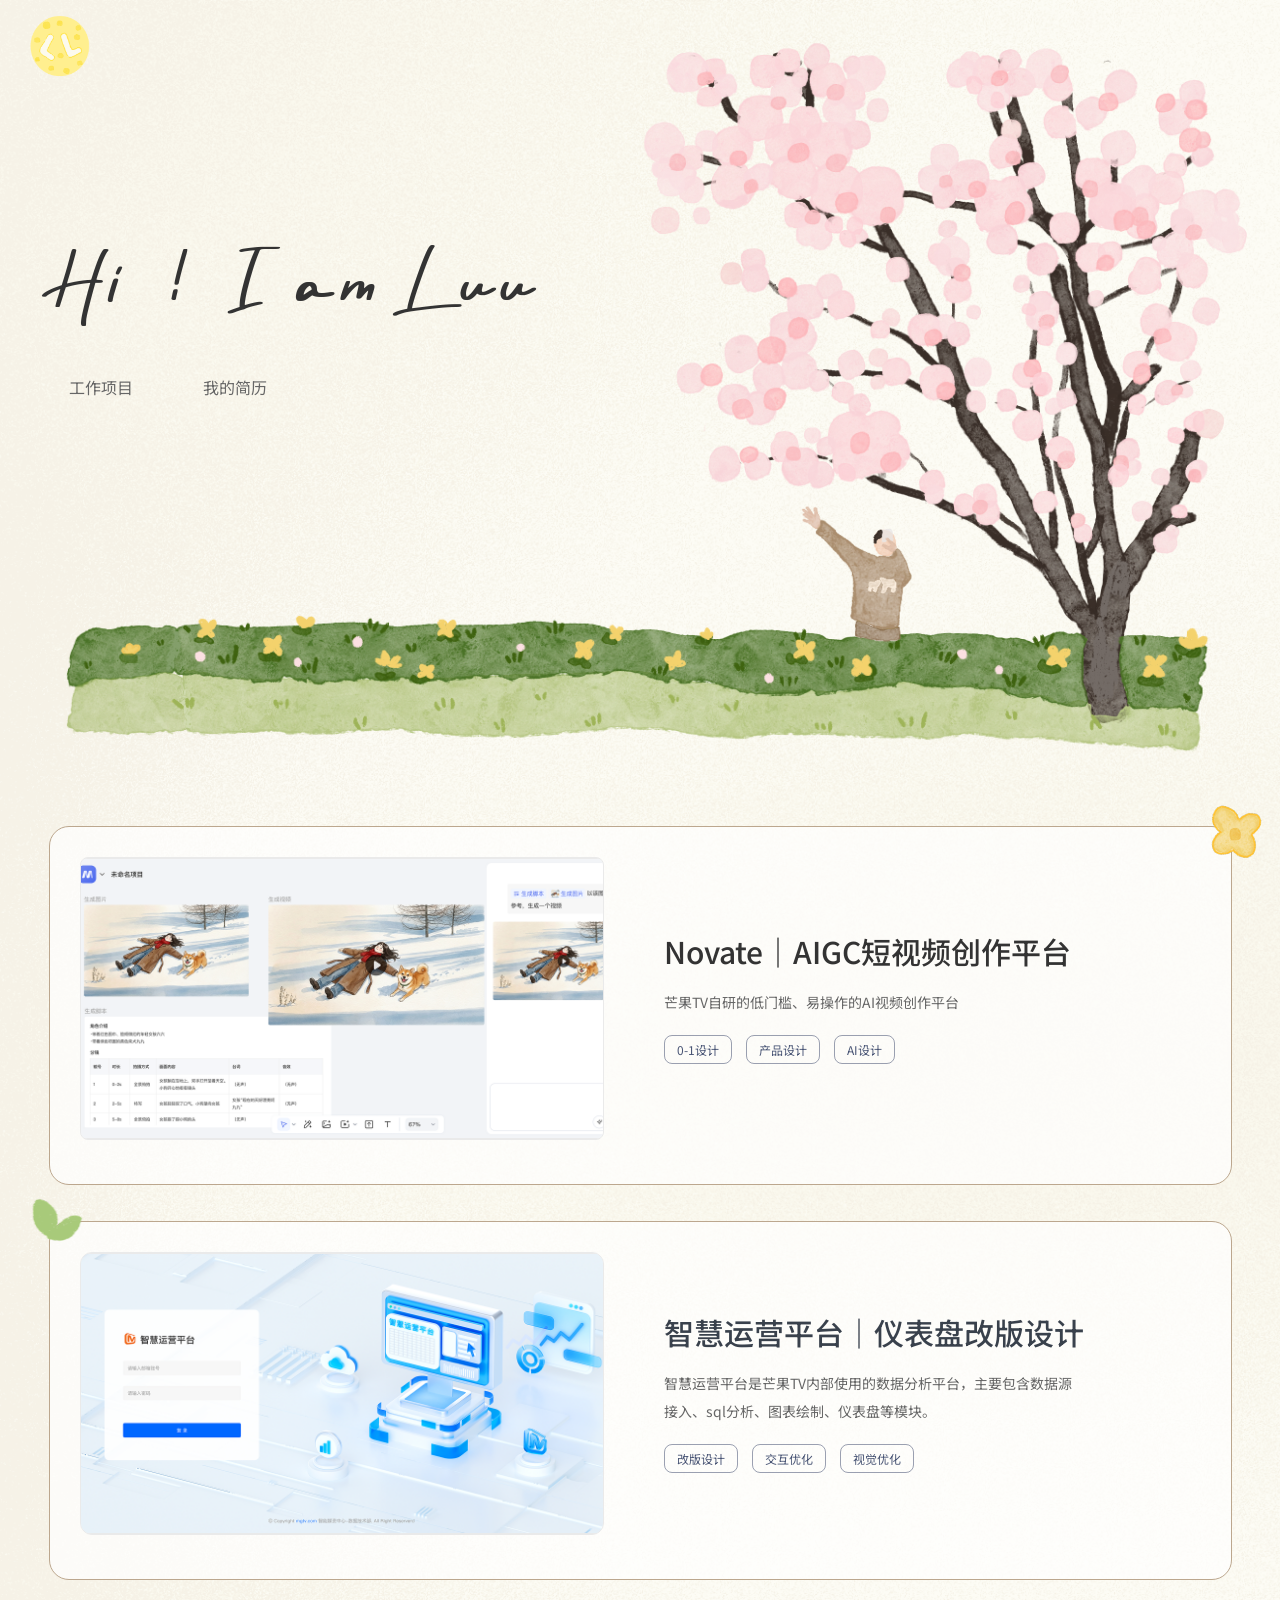
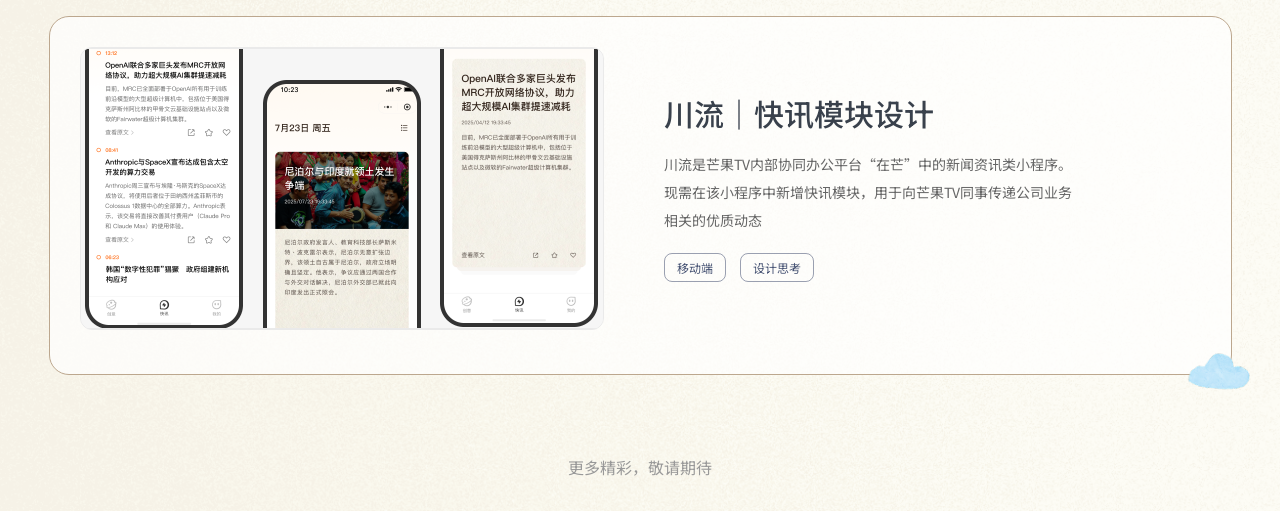
<file: index.html>
<!DOCTYPE html>
<html lang="zh-CN">
  <head>
    <meta charset="UTF-8" />
    <meta name="viewport" content="width=device-width, initial-scale=1.0" />
    <meta name="description" content="Lu 的个人作品集" />
    <title>Luu · 个人作品集</title>
    <link rel="preconnect" href="https://fonts.googleapis.com" />
    <link rel="preconnect" href="https://fonts.gstatic.com" crossorigin />
    <link
      href="https://fonts.googleapis.com/css2?family=Noto+Sans+SC:wght@400;500;600&display=swap"
      rel="stylesheet"
    />
    <link rel="preload" href="fonts/Rayleigh-Demo-Version-2.otf" as="font" type="font/otf" crossorigin />
    <link rel="stylesheet" href="styles.css?v=4" />
  </head>
  <body class="page-home zpj-v2">
    <a class="skip-link" href="#main">跳到主要内容</a>

    <header class="site-header site-header--planet site-header--cream" id="top">
      <div class="header-inner header-inner--planet header-inner--cream">
        <a class="header-logo" href="index.html#home" aria-label="返回首页" id="header-logo">
          <span class="header-logo-visual">
            <img
              class="header-logo-idle"
              src="static/logo/logo-idle.png"
              alt=""
              width="72"
              height="72"
              decoding="async"
            />
            <span class="header-logo-live" aria-hidden="true">
              <img
                class="header-logo-circle"
                src="static/logo/logo-circle.png"
                alt=""
                width="72"
                height="72"
                decoding="async"
              />
              <img
                class="header-logo-leg header-logo-leg--left"
                src="static/logo/logo-left-leg.png"
                alt=""
                width="72"
                height="72"
                decoding="async"
              />
              <img
                class="header-logo-leg header-logo-leg--right"
                src="static/logo/logo-right-leg.png"
                alt=""
                width="72"
                height="72"
                decoding="async"
              />
            </span>
          </span>
        </a>

        <button
          class="nav-toggle"
          type="button"
          aria-expanded="false"
          aria-controls="site-nav"
        >
          <span class="nav-toggle-bar"></span>
          <span class="nav-toggle-bar"></span>
          <span class="nav-toggle-bar"></span>
          <span class="sr-only">打开菜单</span>
        </button>

        <nav class="site-nav site-nav--planet site-nav--cream site-nav--zpj-drawer" id="site-nav" aria-label="主导航">
          <ul class="nav-list nav-list--planet nav-list--cream">
            <li>
              <a class="nav-link nav-link--planet" href="#zpj-projects" data-nav="work">工作项目</a>
            </li>
            <li>
              <a
                class="nav-link nav-link--planet nav-link--resume"
                href="static/Resume.png"
                target="_blank"
                rel="noopener noreferrer"
                data-nav="resume"
                >我的简历</a
              >
            </li>
          </ul>
        </nav>
      </div>
    </header>

    <main id="main">
      <section class="zpj-hero" id="home" aria-labelledby="zpj-hero-title">
        <div class="zpj-hero-inner">
          <div class="zpj-hero-art">
            <!-- 移动端：整幅树+人（桌面隐藏） -->
            <div class="zpj-hero-phone-wrap" aria-hidden="true">
              <img
                class="zpj-hero-phone-art"
                src="static/phone_tree%20person.png"
                alt=""
                width="804"
                height="482"
                decoding="async"
                loading="eager"
              />
            </div>
            <div class="zpj-hero-tree-wrap" aria-hidden="true">
              <img
                class="zpj-hero-tree"
                src="static/tree.png"
                alt=""
                width="1270"
                height="762"
                decoding="async"
              />
            </div>
            <h1 id="zpj-hero-title" class="zpj-hero-title">Hi&nbsp;&nbsp;!&nbsp;&nbsp;I&nbsp;am&nbsp;Luu</h1>
            <nav class="zpj-hero-nav" aria-label="页面导航">
              <a class="zpj-hero-nav-link" href="#zpj-projects" data-nav="work">工作项目</a>
              <a
                class="zpj-hero-nav-link"
                href="static/Resume.png"
                target="_blank"
                rel="noopener noreferrer"
                data-nav="resume"
                >我的简历</a
              >
            </nav>
            <!-- 人物：更新资源后改 ?v=（与 main.js 同步）；悬停换 GIF 见 main.js -->
            <div
              id="hero-person"
              class="zpj-hero-person"
              tabindex="0"
              role="img"
              aria-label="装饰小人，悬停播放动效"
            >
              <img
                id="hero-person-img"
                class="zpj-hero-person-img"
                src="static/person.png?v=5"
                alt=""
                width="268"
                height="358"
                decoding="async"
                loading="eager"
                fetchpriority="high"
                draggable="false"
              />
            </div>
          </div>
        </div>
      </section>

      <section class="zpj-projects" id="zpj-projects" aria-label="工作项目">
        <div class="zpj-projects-inner">
        <a
          class="zpj-card zpj-card--link"
          href="project1.html"
          aria-label="Novate｜AIGC短视频创作平台 — 查看案例"
        >
          <span
            class="zpj-card-decor zpj-card-decor--flower"
            data-decor-still="static/card1-flower.png"
            data-decor-gif="static/flower_move.gif"
            aria-hidden="true"
          >
            <img
              src="static/card1-flower.png"
              alt=""
              width="81"
              height="75"
              decoding="async"
            />
          </span>
          <div class="zpj-card-inner">
            <div class="zpj-card-thumb zpj-card-thumb--r8">
              <img src="static/card1.png" alt="" width="524" height="283" decoding="async" />
            </div>
            <div class="zpj-card-body">
              <h2 class="zpj-card-title">Novate｜AIGC短视频创作平台</h2>
              <p class="zpj-card-desc">
                芒果TV自研的低门槛、易操作的AI视频创作平台
              </p>
              <div class="zpj-card-tags">
                <span class="zpj-tag">0-1设计</span>
                <span class="zpj-tag">产品设计</span>
                <span class="zpj-tag">AI设计</span>
              </div>
            </div>
          </div>
        </a>

        <a
          class="zpj-card zpj-card--link"
          href="project2.html"
          aria-label="智慧运营平台｜仪表盘改版设计 — 查看案例"
        >
          <span
            class="zpj-card-decor zpj-card-decor--plant"
            data-decor-still="static/card2-plant.png"
            data-decor-gif="static/plant_move.gif"
            aria-hidden="true"
          >
            <img
              src="static/card2-plant.png"
              alt=""
              width="72"
              height="64"
              decoding="async"
            />
          </span>
          <div class="zpj-card-inner">
            <div class="zpj-card-thumb zpj-card-thumb--r12">
              <img src="static/card2.png" alt="" width="524" height="283" decoding="async" />
            </div>
            <div class="zpj-card-body">
              <h2 class="zpj-card-title zpj-card-title--alt">智慧运营平台｜仪表盘改版设计</h2>
              <p class="zpj-card-desc">
                智慧运营平台是芒果TV内部使用的数据分析平台，主要包含数据源接入、sql分析、图表绘制、仪表盘等模块。
              </p>
              <div class="zpj-card-tags">
                <span class="zpj-tag">改版设计</span>
                <span class="zpj-tag">交互优化</span>
                <span class="zpj-tag">视觉优化</span>
              </div>
            </div>
          </div>
        </a>

        <a
          class="zpj-card zpj-card--link"
          href="project3.html"
          aria-label="川流｜快讯模块设计 — 查看案例"
        >
          <span
            class="zpj-card-decor zpj-card-decor--cloud"
            data-decor-still="static/card3-cloud.png"
            data-decor-gif="static/cloud_move.gif?v=2"
            aria-hidden="true"
          >
            <img
              src="static/card3-cloud.png"
              alt=""
              width="80"
              height="51"
              decoding="async"
            />
          </span>
          <div class="zpj-card-inner">
            <div class="zpj-card-thumb zpj-card-thumb--r12 zpj-card-thumb--muted">
              <img src="static/card3.png" alt="" width="524" height="283" decoding="async" />
            </div>
            <div class="zpj-card-body">
              <h2 class="zpj-card-title zpj-card-title--alt">川流｜快讯模块设计</h2>
              <p class="zpj-card-desc">
                川流是芒果TV内部协同办公平台“在芒”中的新闻资讯类小程序。现需在该小程序中新增快讯模块，用于向芒果TV同事传递公司业务相关的优质动态
              </p>
              <div class="zpj-card-tags">
                <span class="zpj-tag">移动端</span>
                <span class="zpj-tag">设计思考</span>
              </div>
            </div>
          </div>
        </a>
        </div>
      </section>

      <p class="zpj-footer-note" role="note">更多精彩，敬请期待</p>
    </main>

    <script src="main.js" defer></script>
  </body>
</html>
</file>
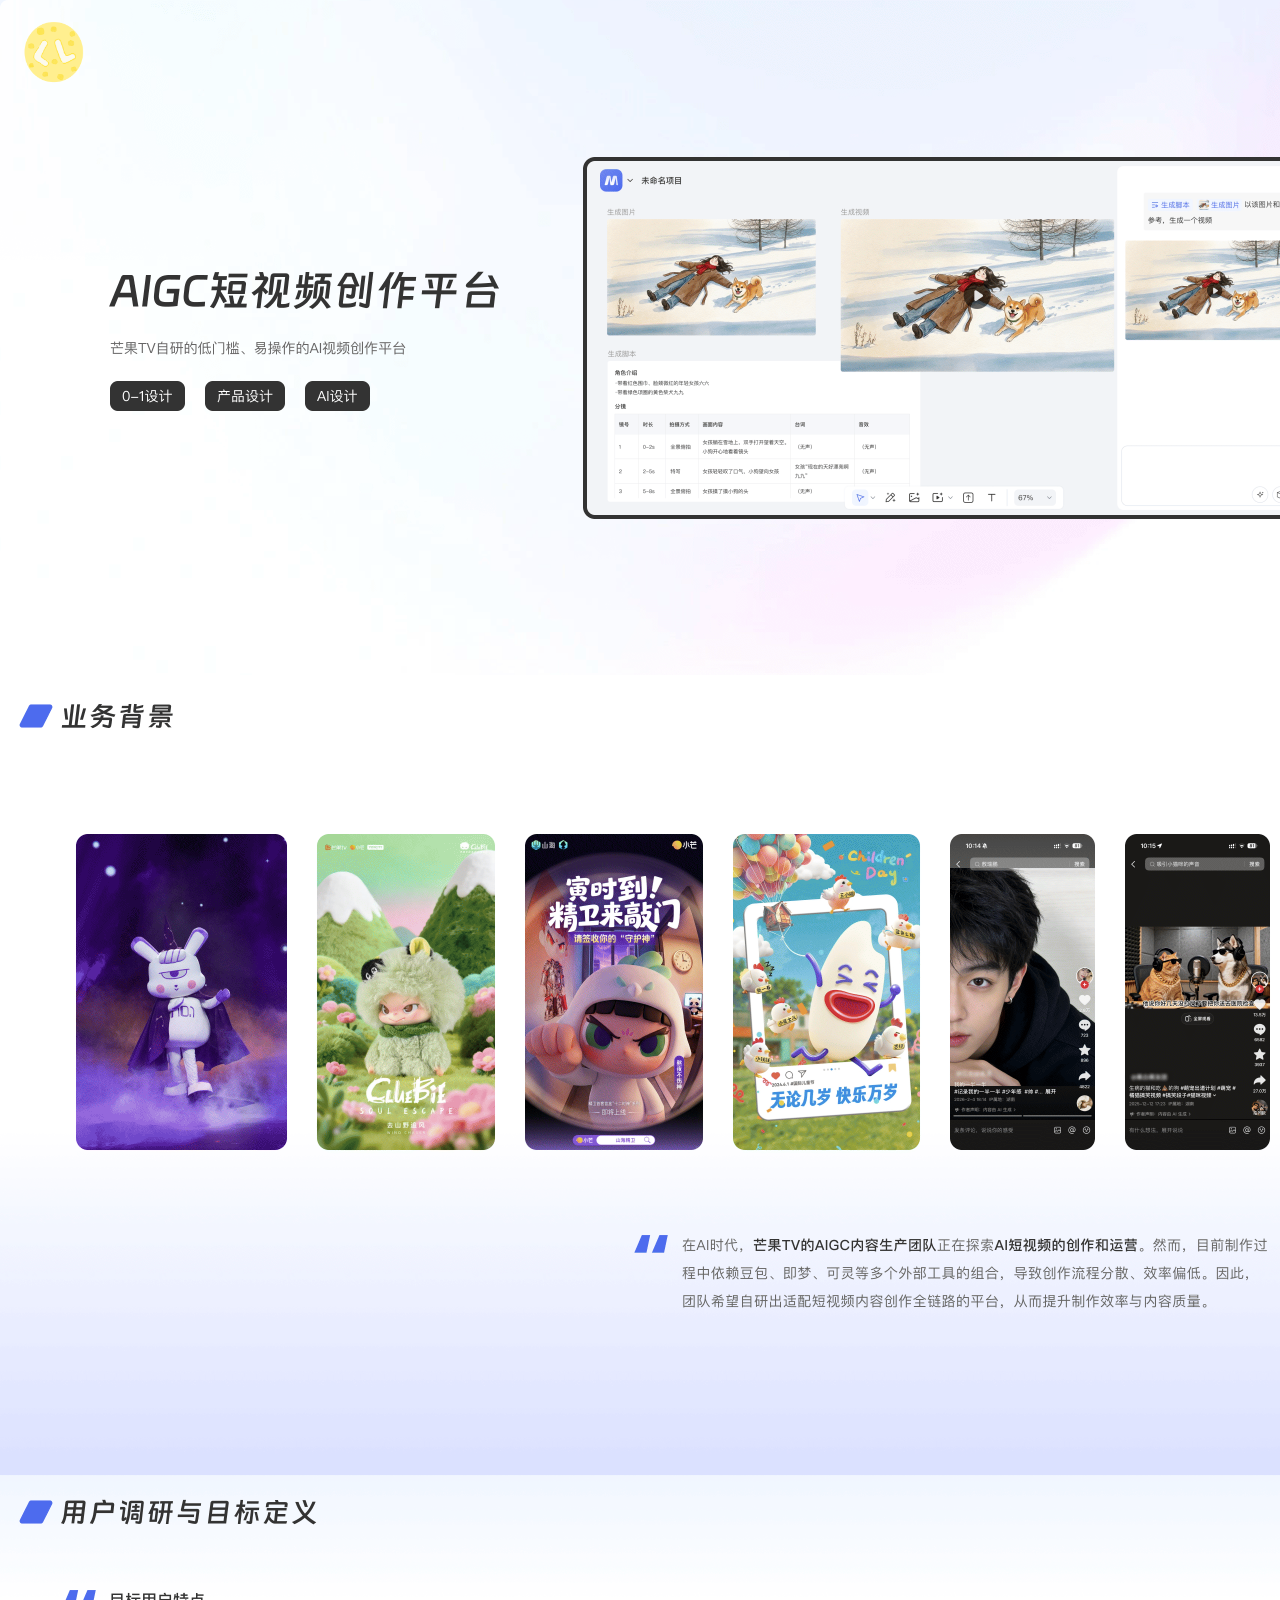
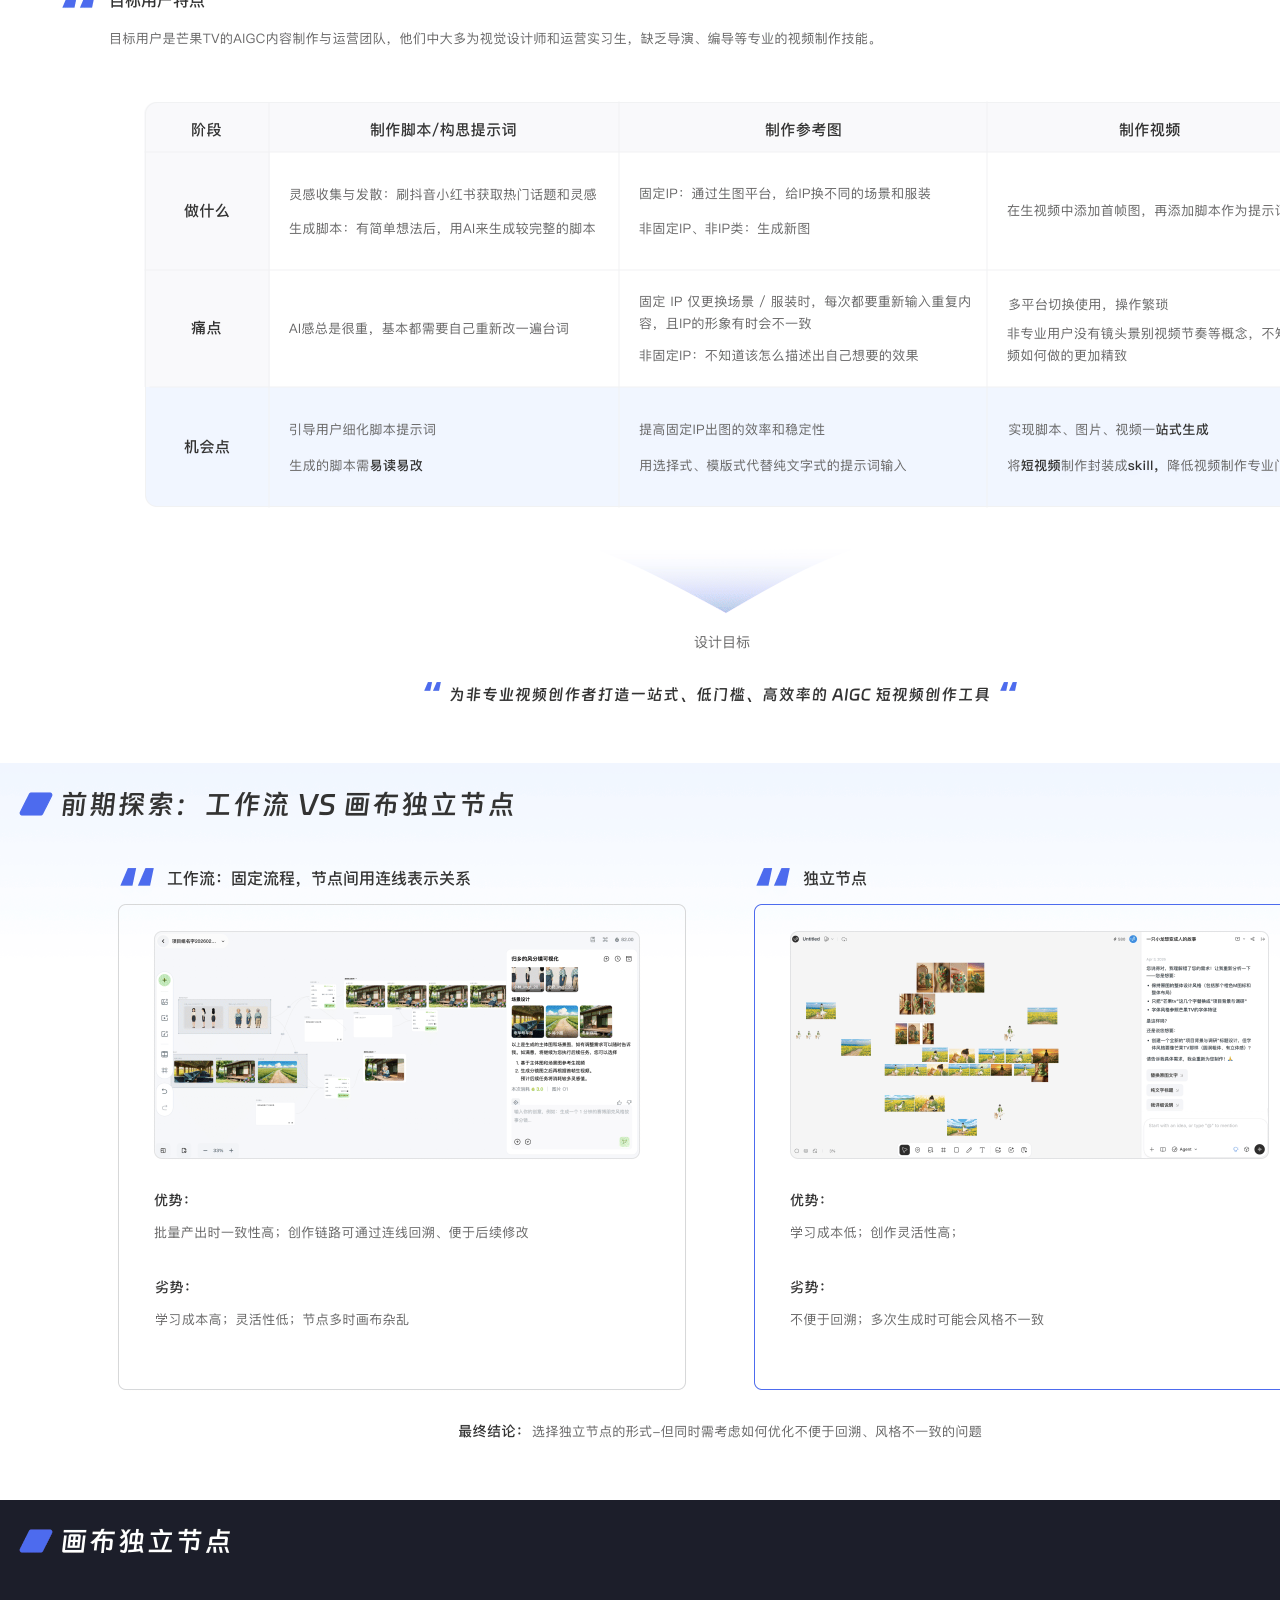
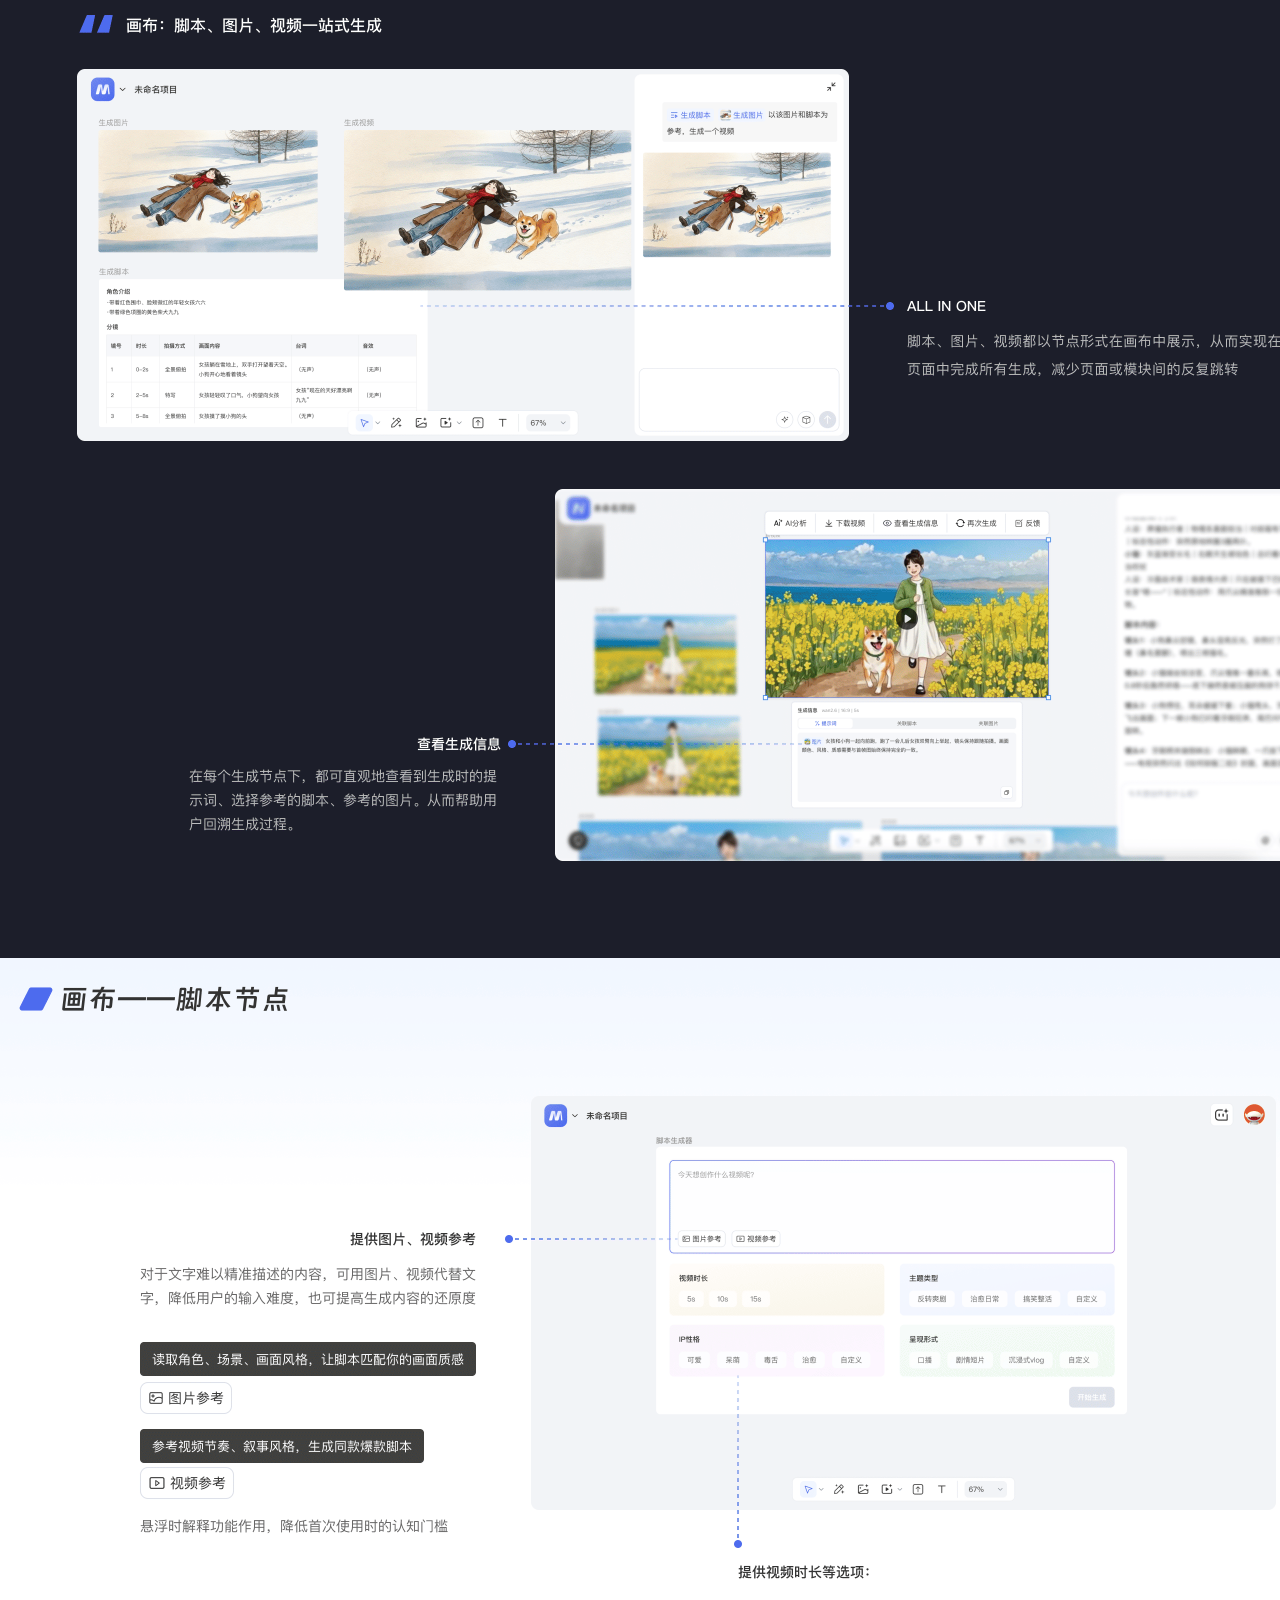
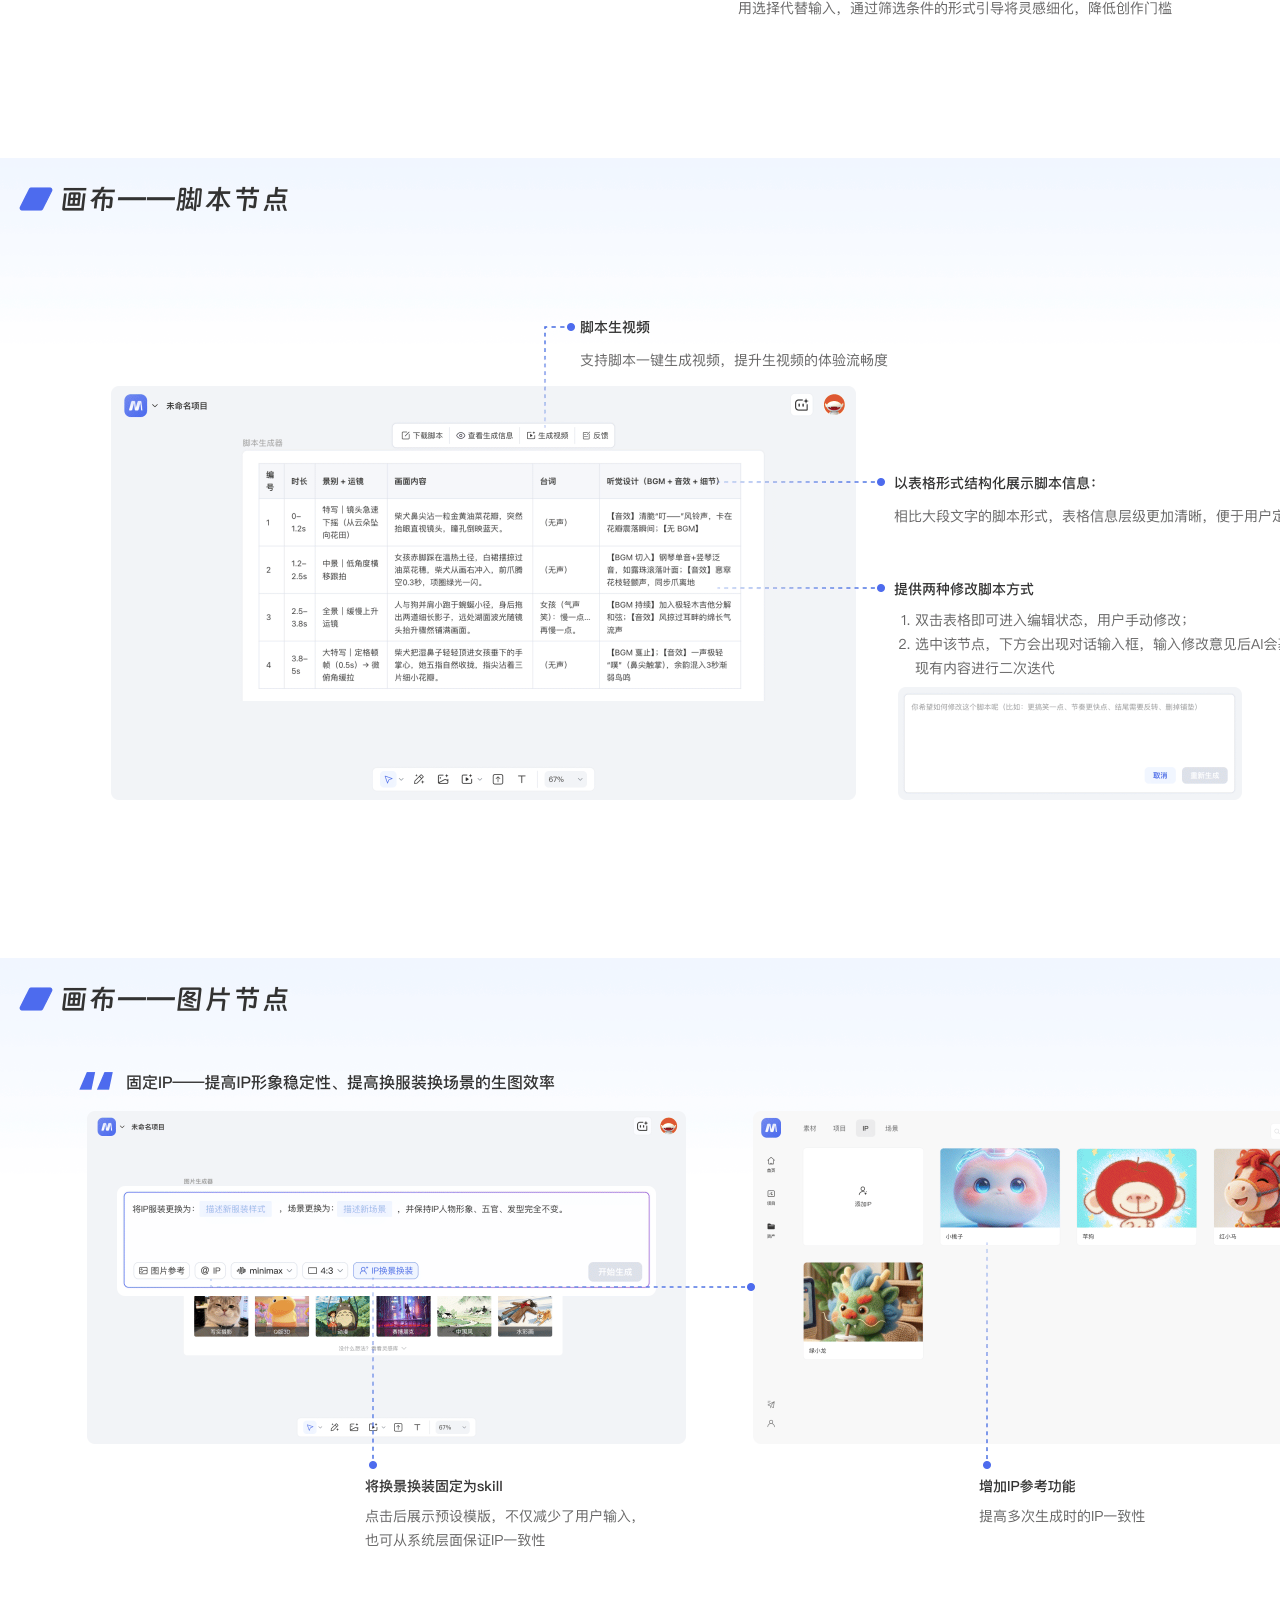
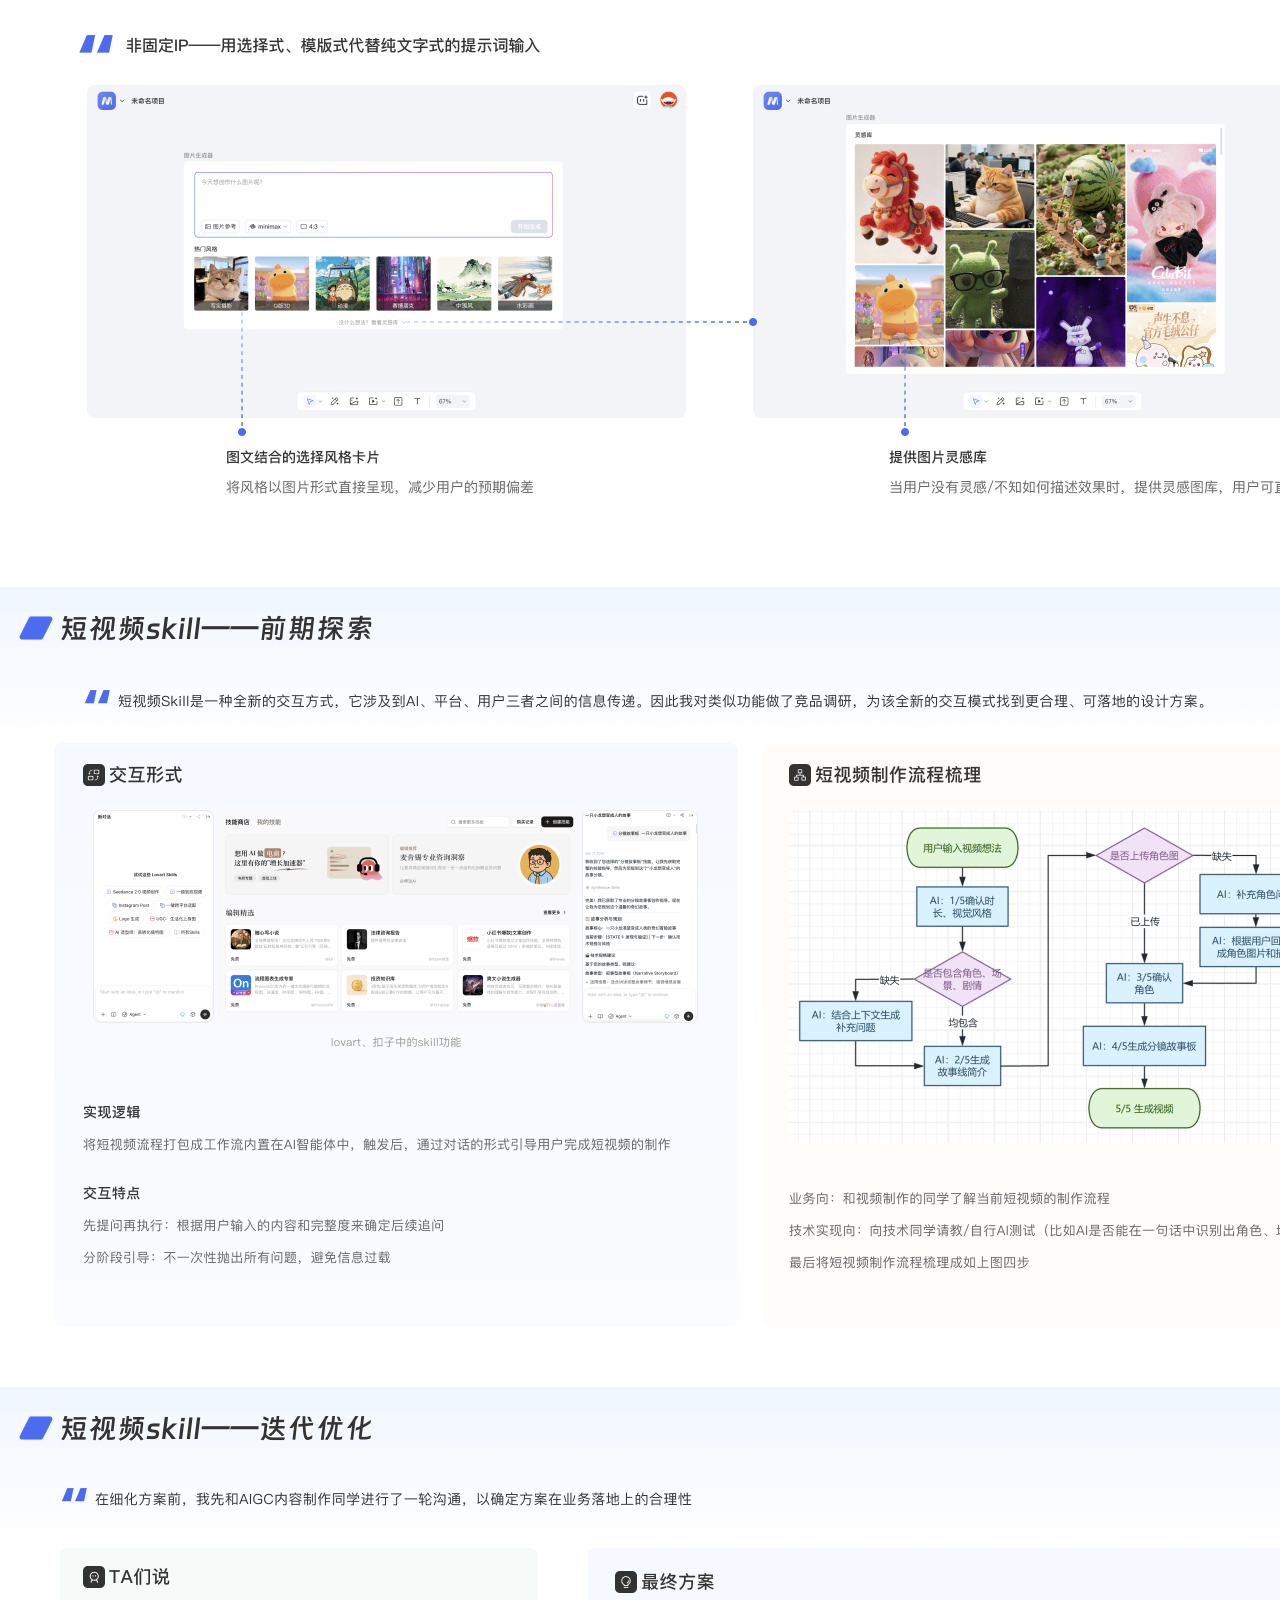
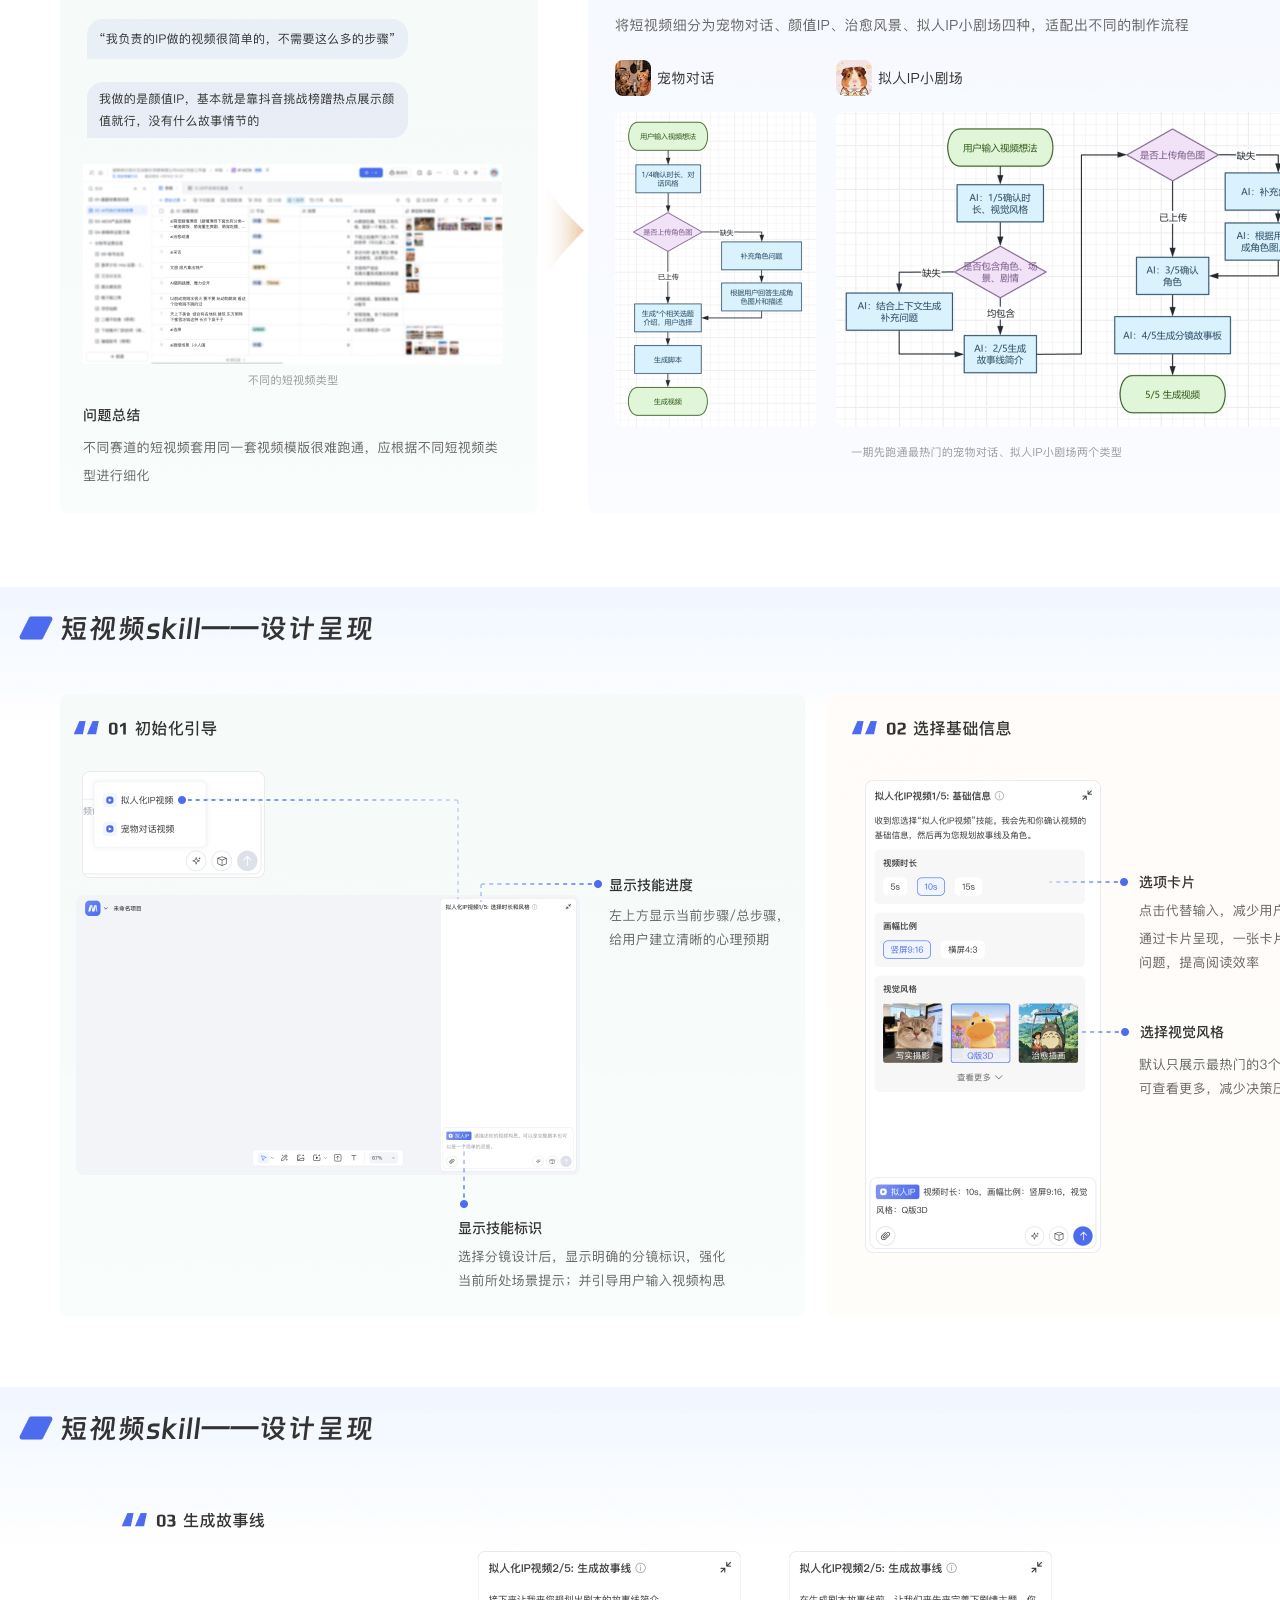
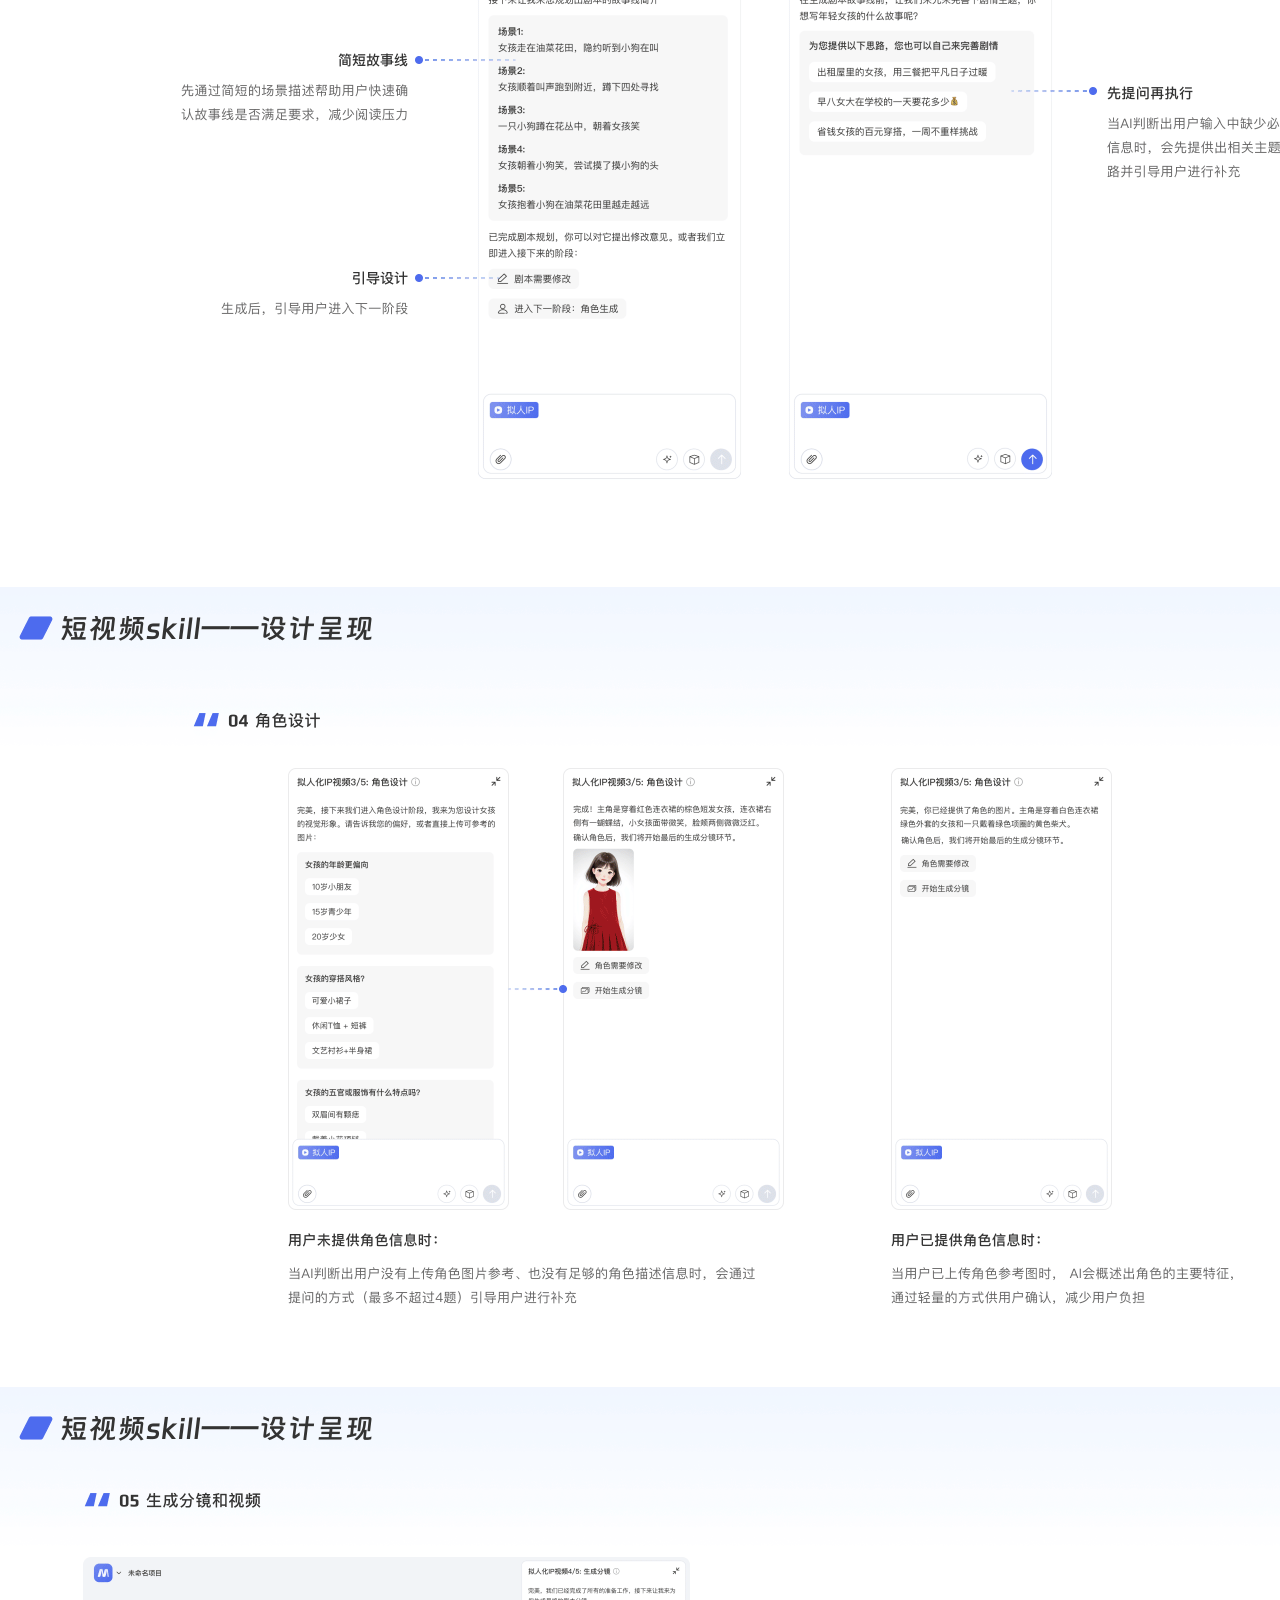
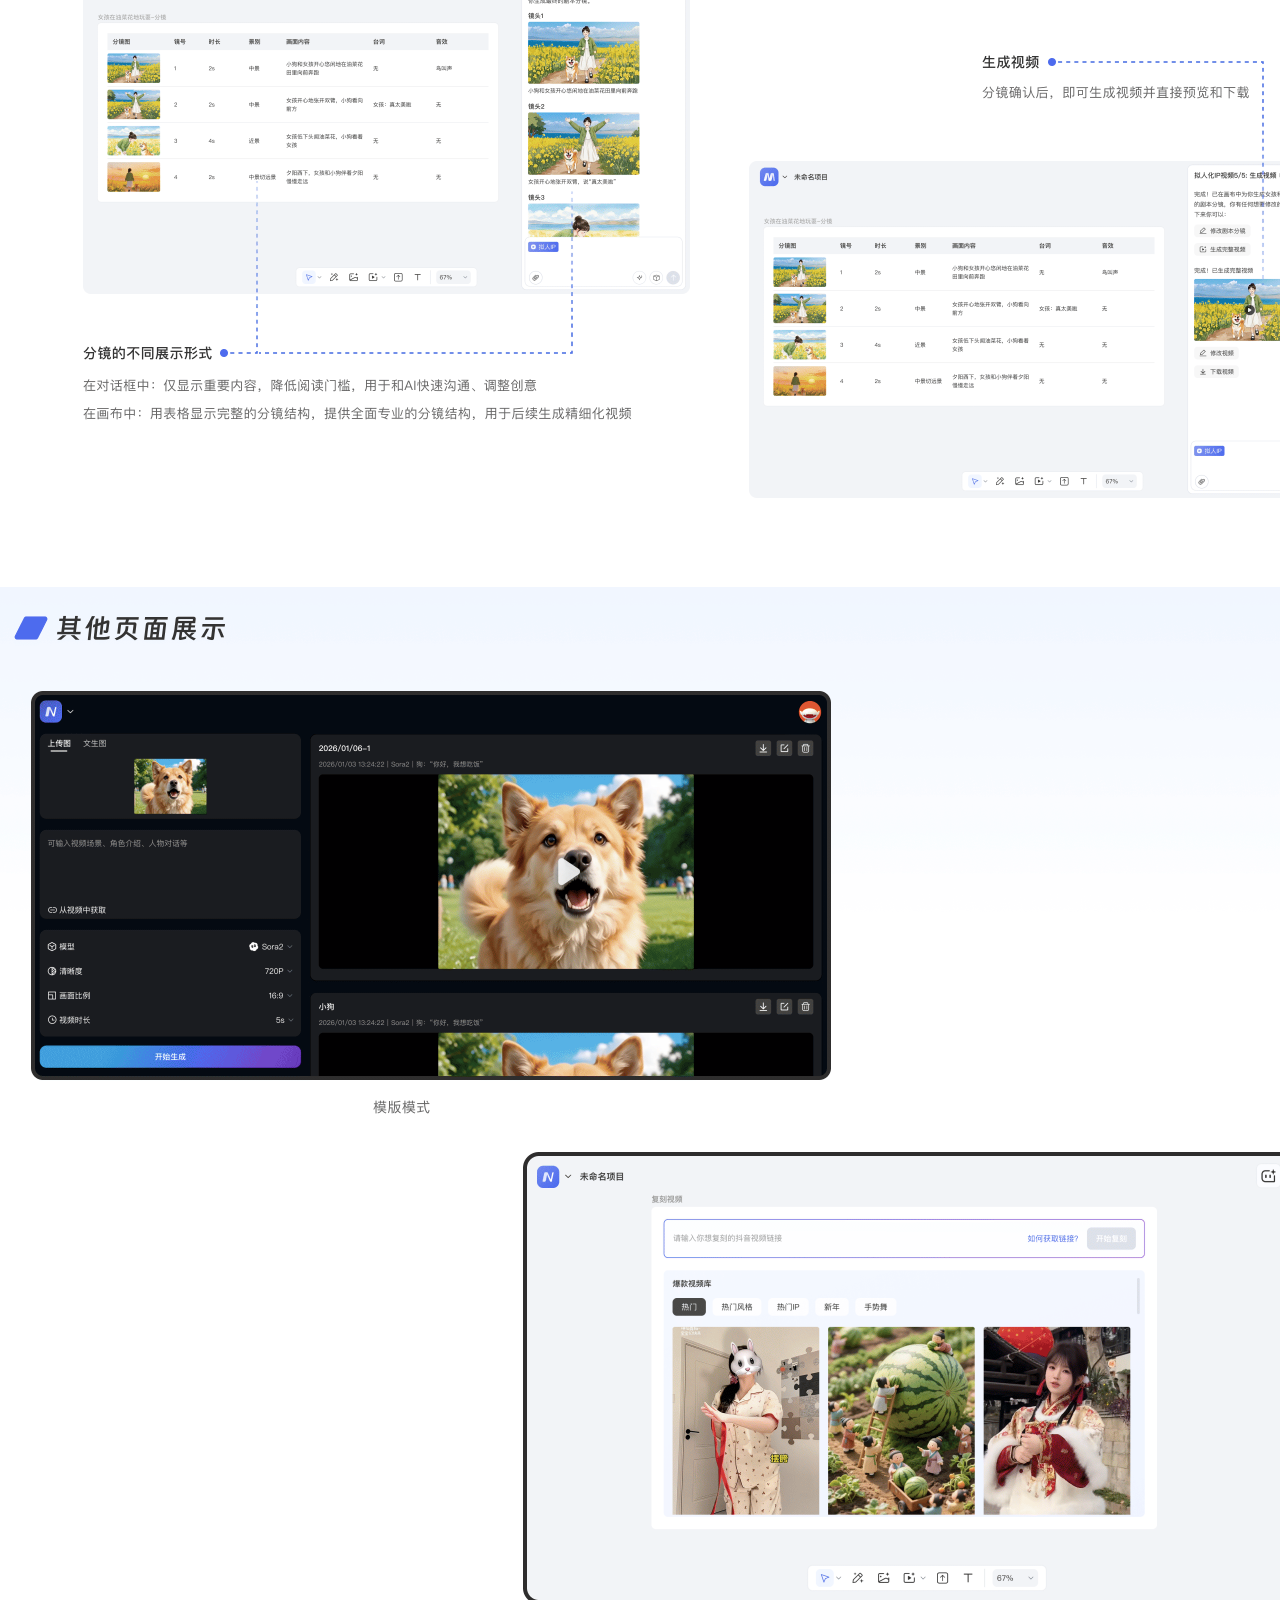
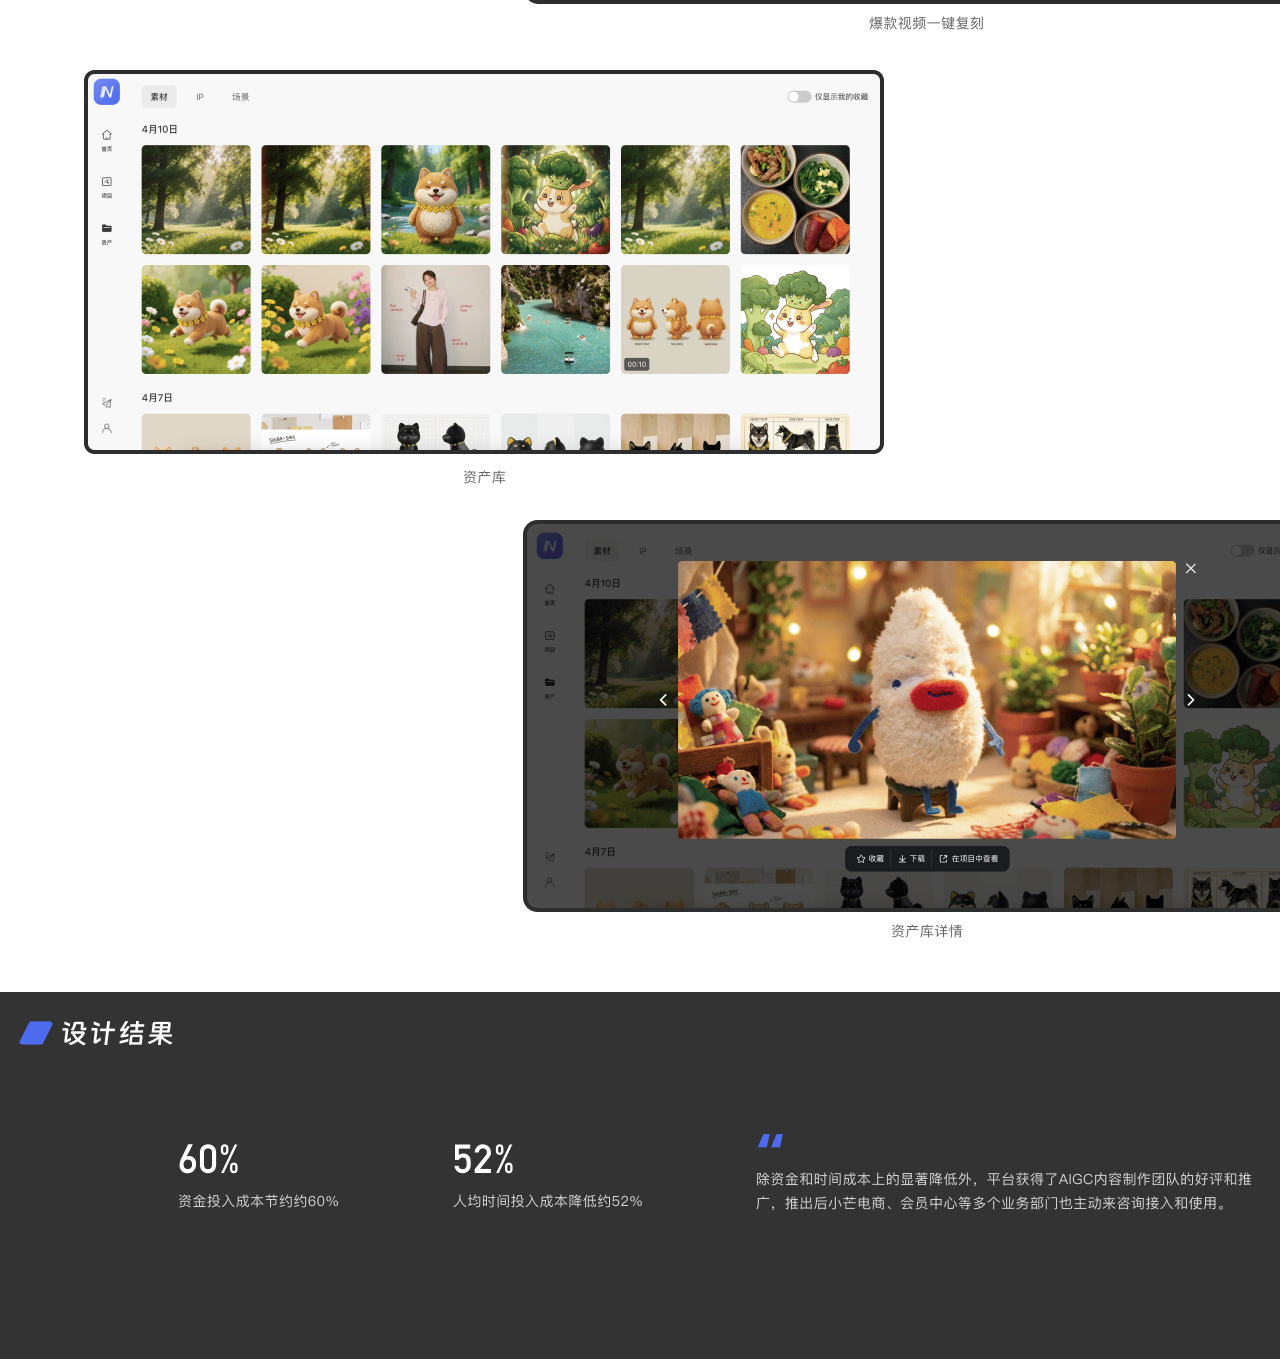
<file: project1.html>
<!DOCTYPE html>
<html lang="zh-CN">
  <head>
    <meta charset="UTF-8" />
    <meta name="viewport" content="width=device-width, initial-scale=1.0" />
    <title>Novate｜AIGC短视频创作平台 · Luu</title>
    <link
      href="https://fonts.googleapis.com/css2?family=Noto+Sans+SC:wght@400;500;600&display=swap"
      rel="stylesheet"
    />
    <link rel="stylesheet" href="styles.css" />
  </head>
  <body class="case-long-page">
    <a class="skip-link" href="#case-long-main">跳到主要内容</a>
    <main id="case-long-main" class="case-long-frame" role="main">
      <div class="case-long-image-wrap">
        <a
          class="header-logo case-long-logo"
          href="index.html#zpj-projects"
          aria-label="返回首页作品区"
          id="case-long-logo"
        >
          <span class="header-logo-visual">
            <img
              class="header-logo-idle"
              src="static/logo/logo-idle.png"
              alt=""
              width="72"
              height="72"
              decoding="async"
            />
            <span class="header-logo-live" aria-hidden="true">
              <img
                class="header-logo-circle"
                src="static/logo/logo-circle.png"
                alt=""
                width="72"
                height="72"
                decoding="async"
              />
              <img
                class="header-logo-leg header-logo-leg--left"
                src="static/logo/logo-left-leg.png"
                alt=""
                width="72"
                height="72"
                decoding="async"
              />
              <img
                class="header-logo-leg header-logo-leg--right"
                src="static/logo/logo-right-leg.png"
                alt=""
                width="72"
                height="72"
                decoding="async"
              />
            </span>
          </span>
        </a>
        <img
          class="case-long-img"
          src="static/project1.png"
          srcset="static/project1.png 2880w"
          sizes="1440px"
          alt="Novate｜AIGC短视频创作平台案例长图"
          width="2880"
          height="28318"
          decoding="async"
          fetchpriority="high"
        />
      </div>
    </main>
    <script src="main.js" defer></script>
  </body>
</html>
</file>
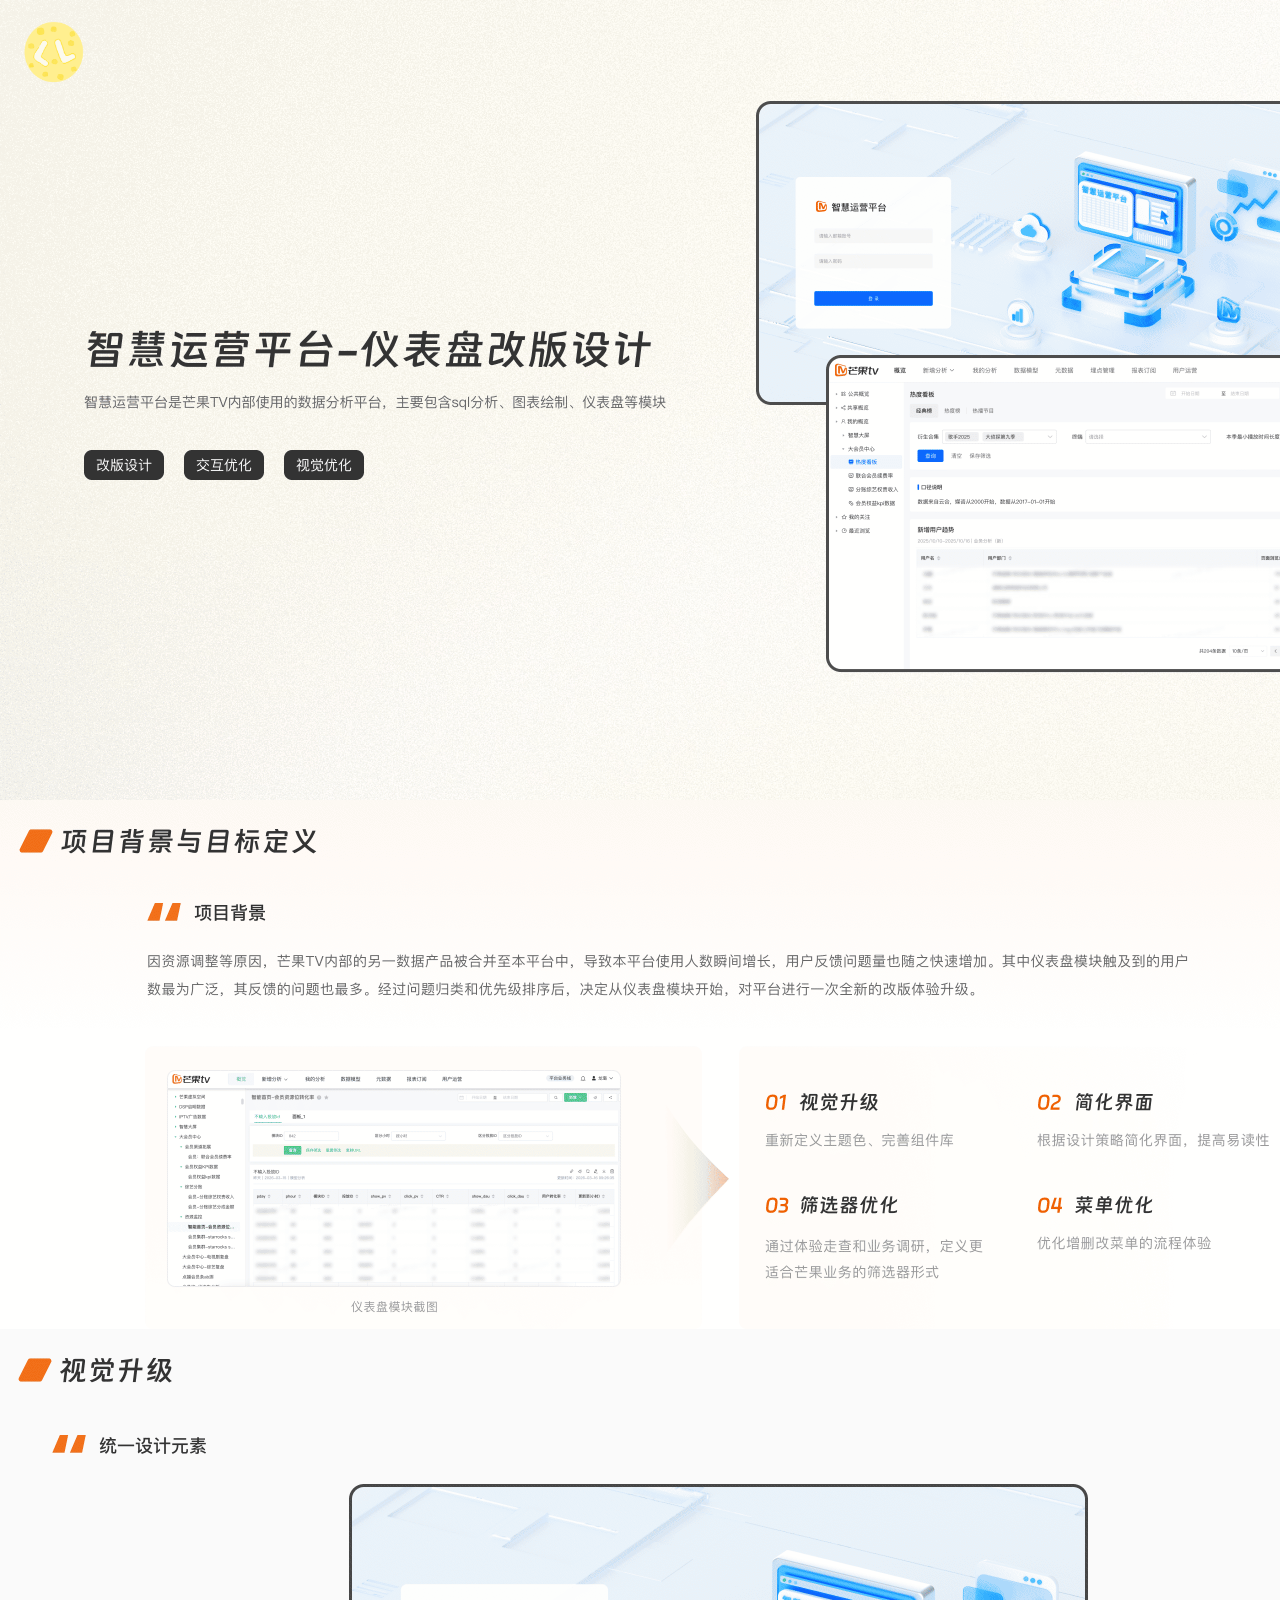
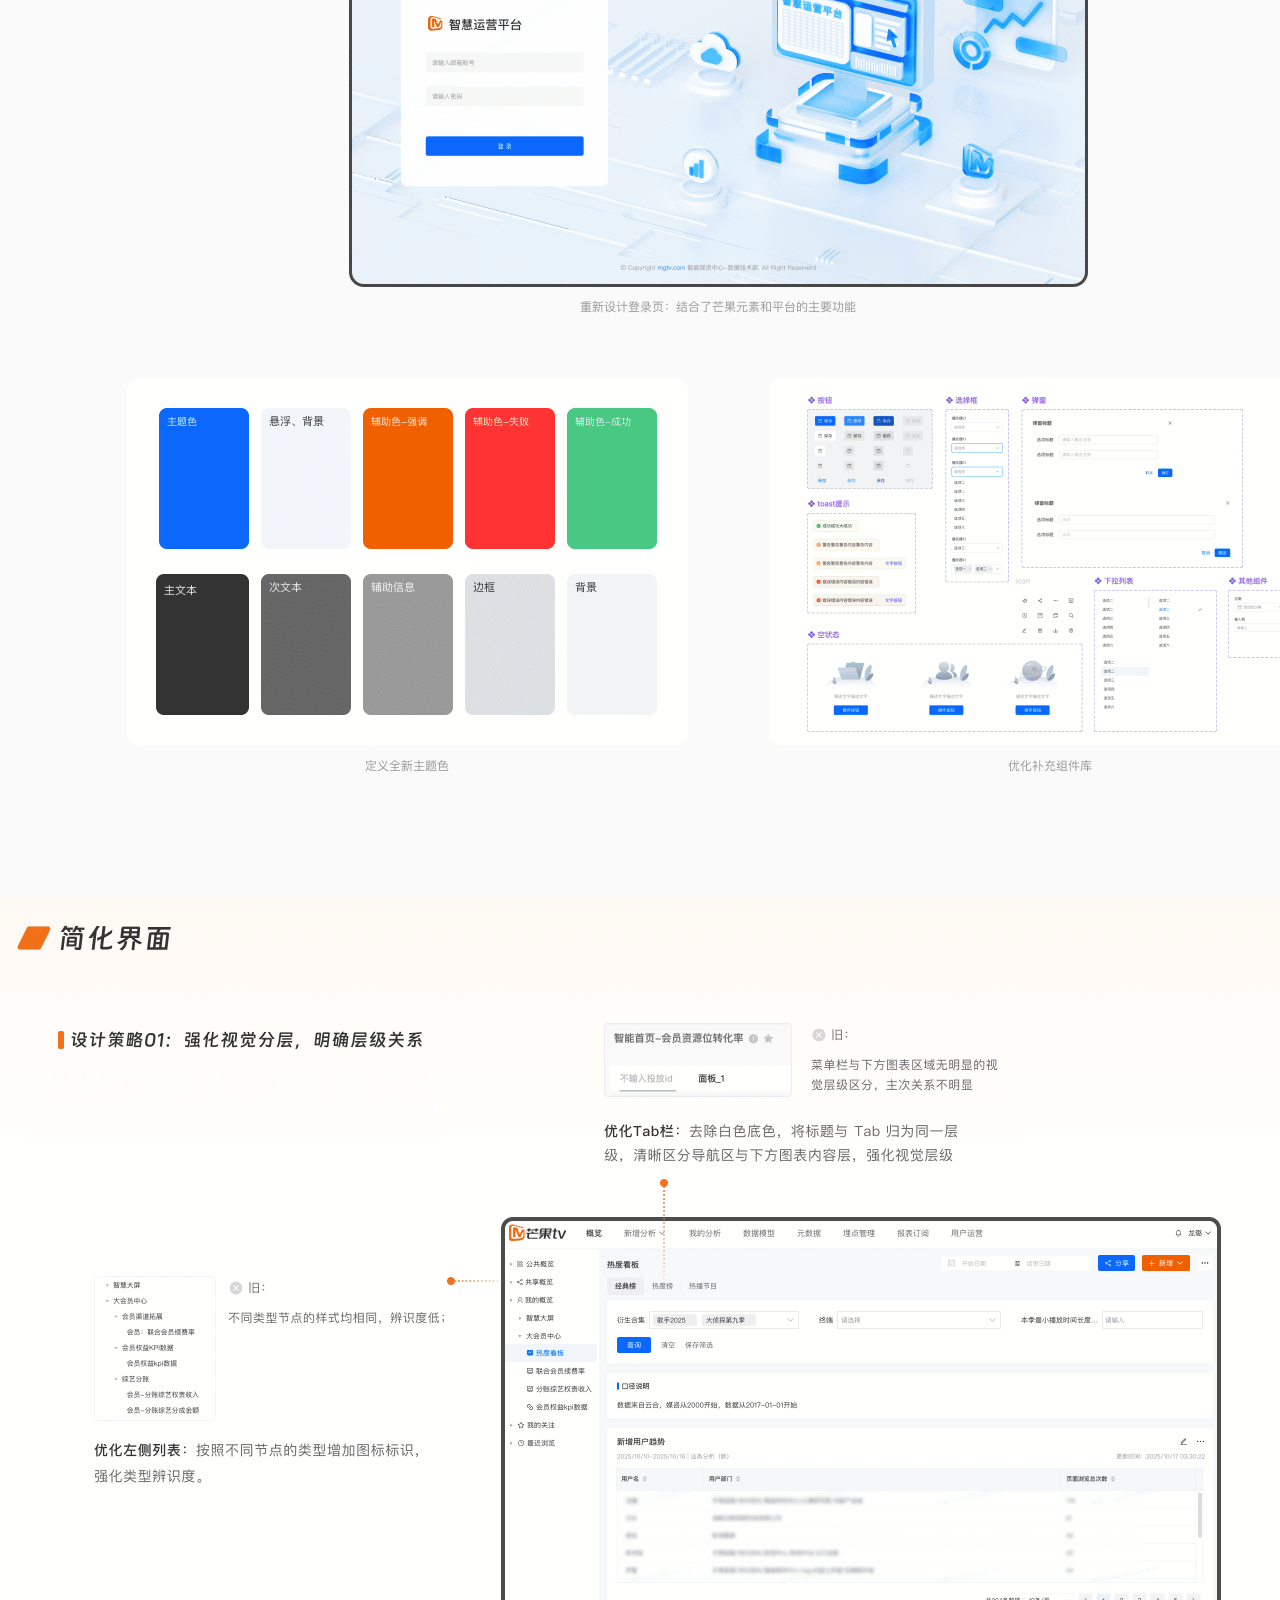
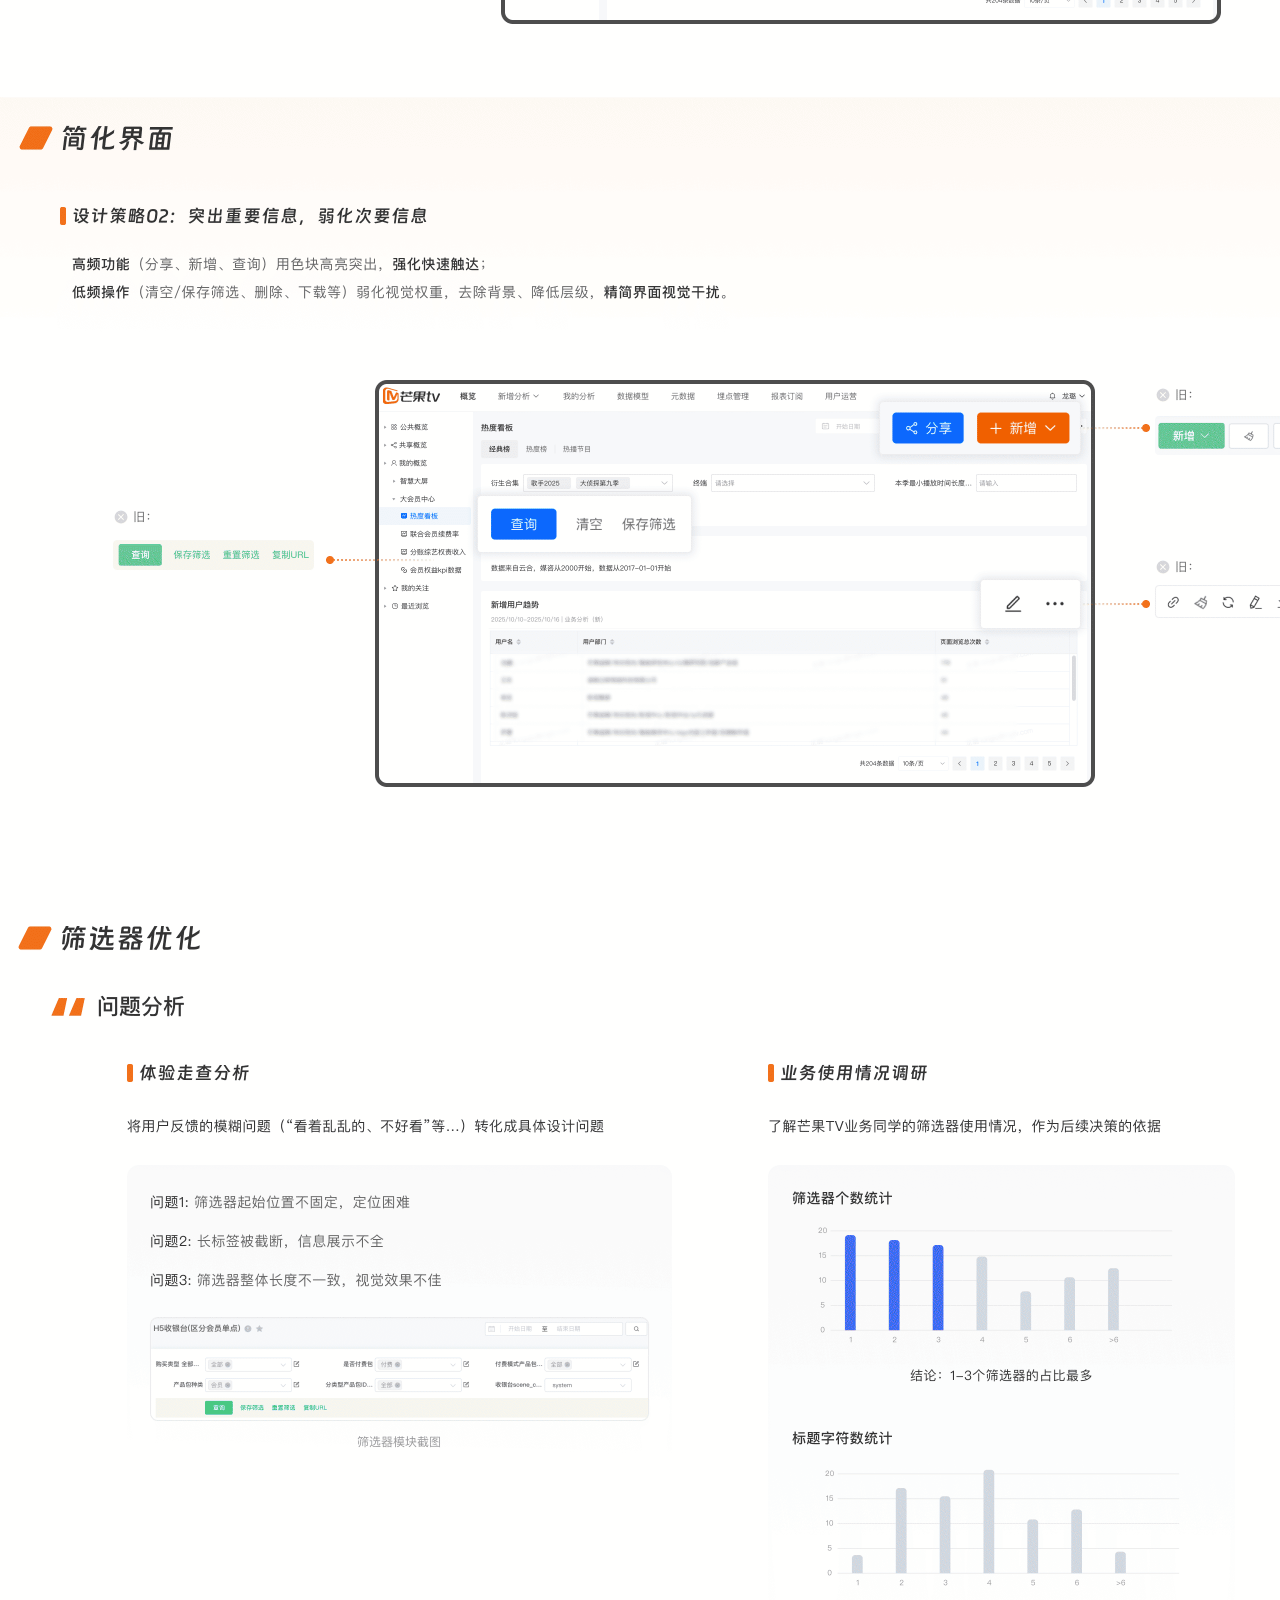
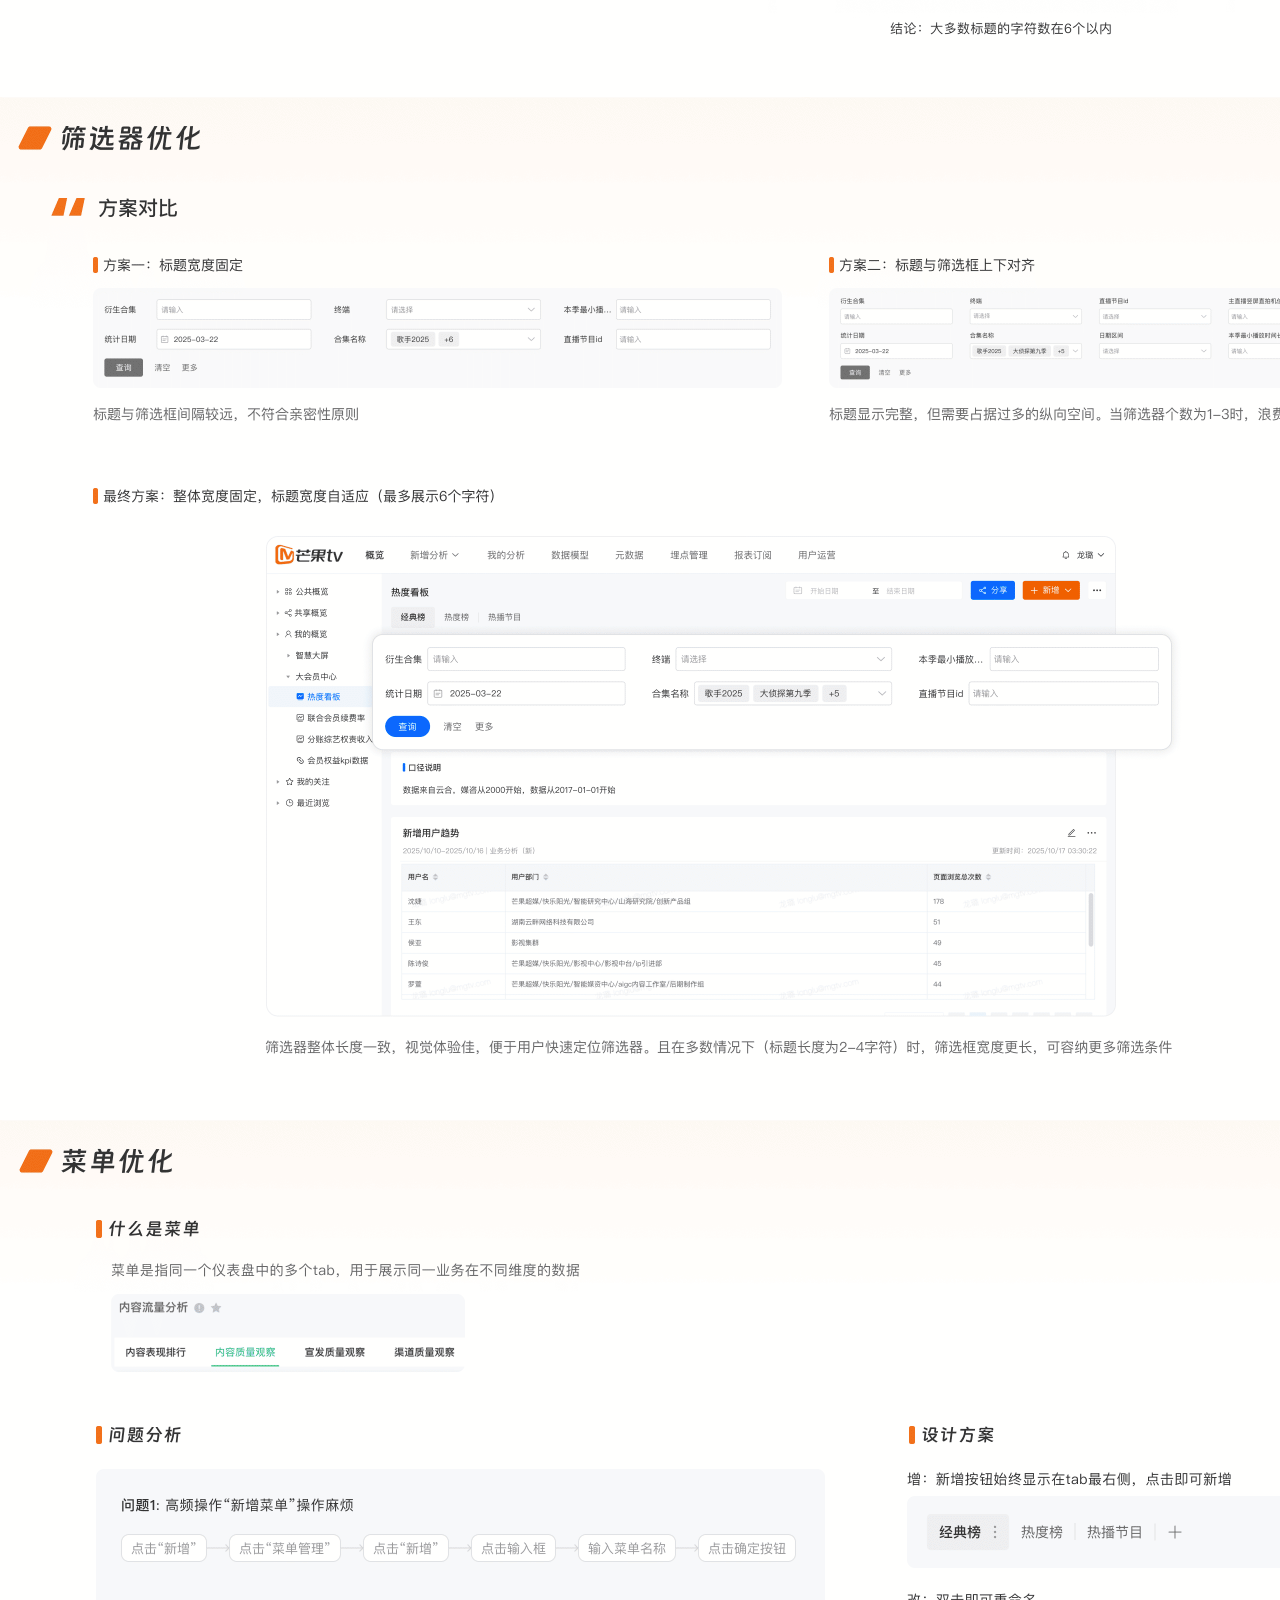
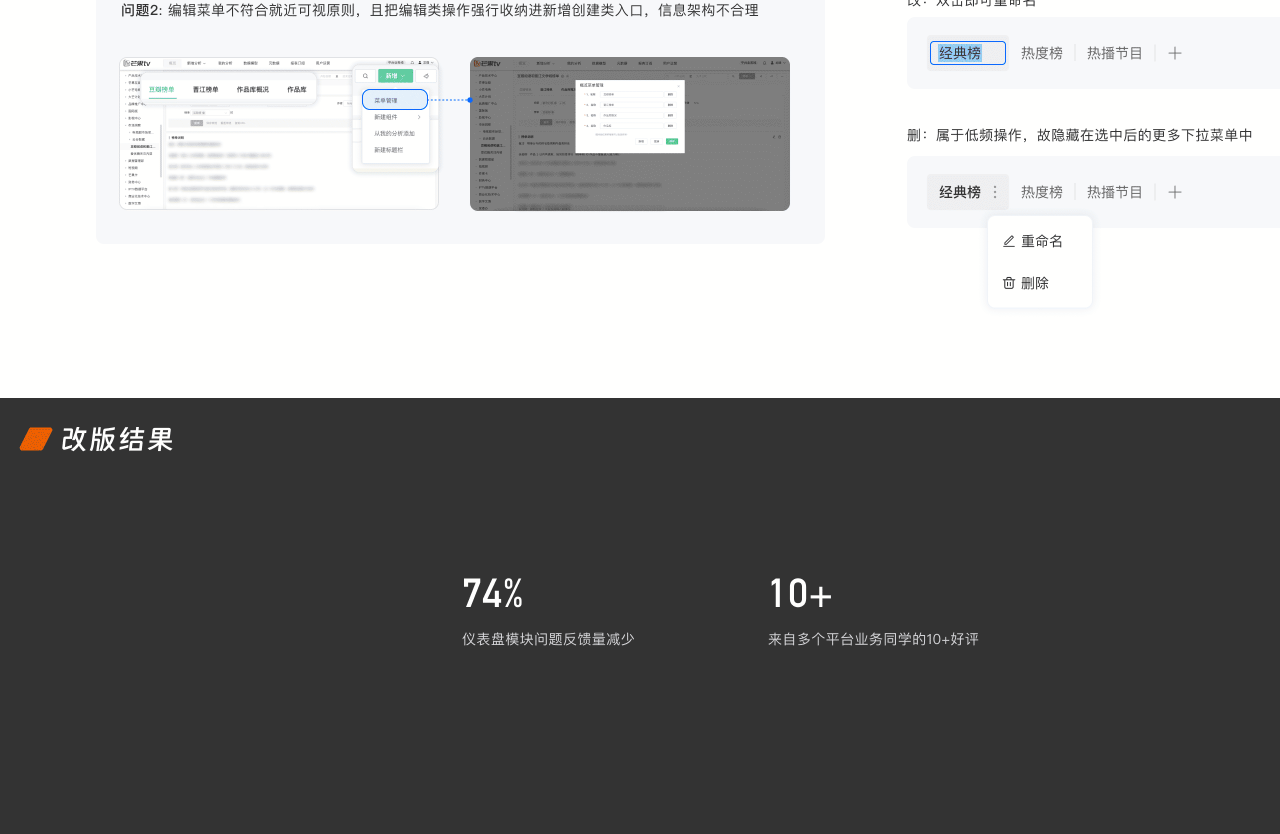
<file: project2.html>
<!DOCTYPE html>
<html lang="zh-CN">
  <head>
    <meta charset="UTF-8" />
    <meta name="viewport" content="width=device-width, initial-scale=1.0" />
    <title>智慧运营平台｜仪表盘改版设计 · Luu</title>
    <link
      href="https://fonts.googleapis.com/css2?family=Noto+Sans+SC:wght@400;500;600&display=swap"
      rel="stylesheet"
    />
    <link rel="stylesheet" href="styles.css" />
  </head>
  <body class="case-long-page">
    <a class="skip-link" href="#case-long-main">跳到主要内容</a>
    <main id="case-long-main" class="case-long-frame" role="main">
      <div class="case-long-image-wrap">
        <a
          class="header-logo case-long-logo"
          href="index.html#zpj-projects"
          aria-label="返回首页作品区"
          id="case-long-logo"
        >
          <span class="header-logo-visual">
            <img
              class="header-logo-idle"
              src="static/logo/logo-idle.png"
              alt=""
              width="72"
              height="72"
              decoding="async"
            />
            <span class="header-logo-live" aria-hidden="true">
              <img
                class="header-logo-circle"
                src="static/logo/logo-circle.png"
                alt=""
                width="72"
                height="72"
                decoding="async"
              />
              <img
                class="header-logo-leg header-logo-leg--left"
                src="static/logo/logo-left-leg.png"
                alt=""
                width="72"
                height="72"
                decoding="async"
              />
              <img
                class="header-logo-leg header-logo-leg--right"
                src="static/logo/logo-right-leg.png"
                alt=""
                width="72"
                height="72"
                decoding="async"
              />
            </span>
          </span>
        </a>
        <img
          class="case-long-img"
          src="static/project2.png"
          srcset="static/project2.png 2880w"
          sizes="1440px"
          alt="智慧运营平台｜仪表盘改版设计案例长图"
          width="2880"
          height="14468"
          decoding="async"
          fetchpriority="high"
        />
      </div>
    </main>
    <script src="main.js" defer></script>
  </body>
</html>
</file>
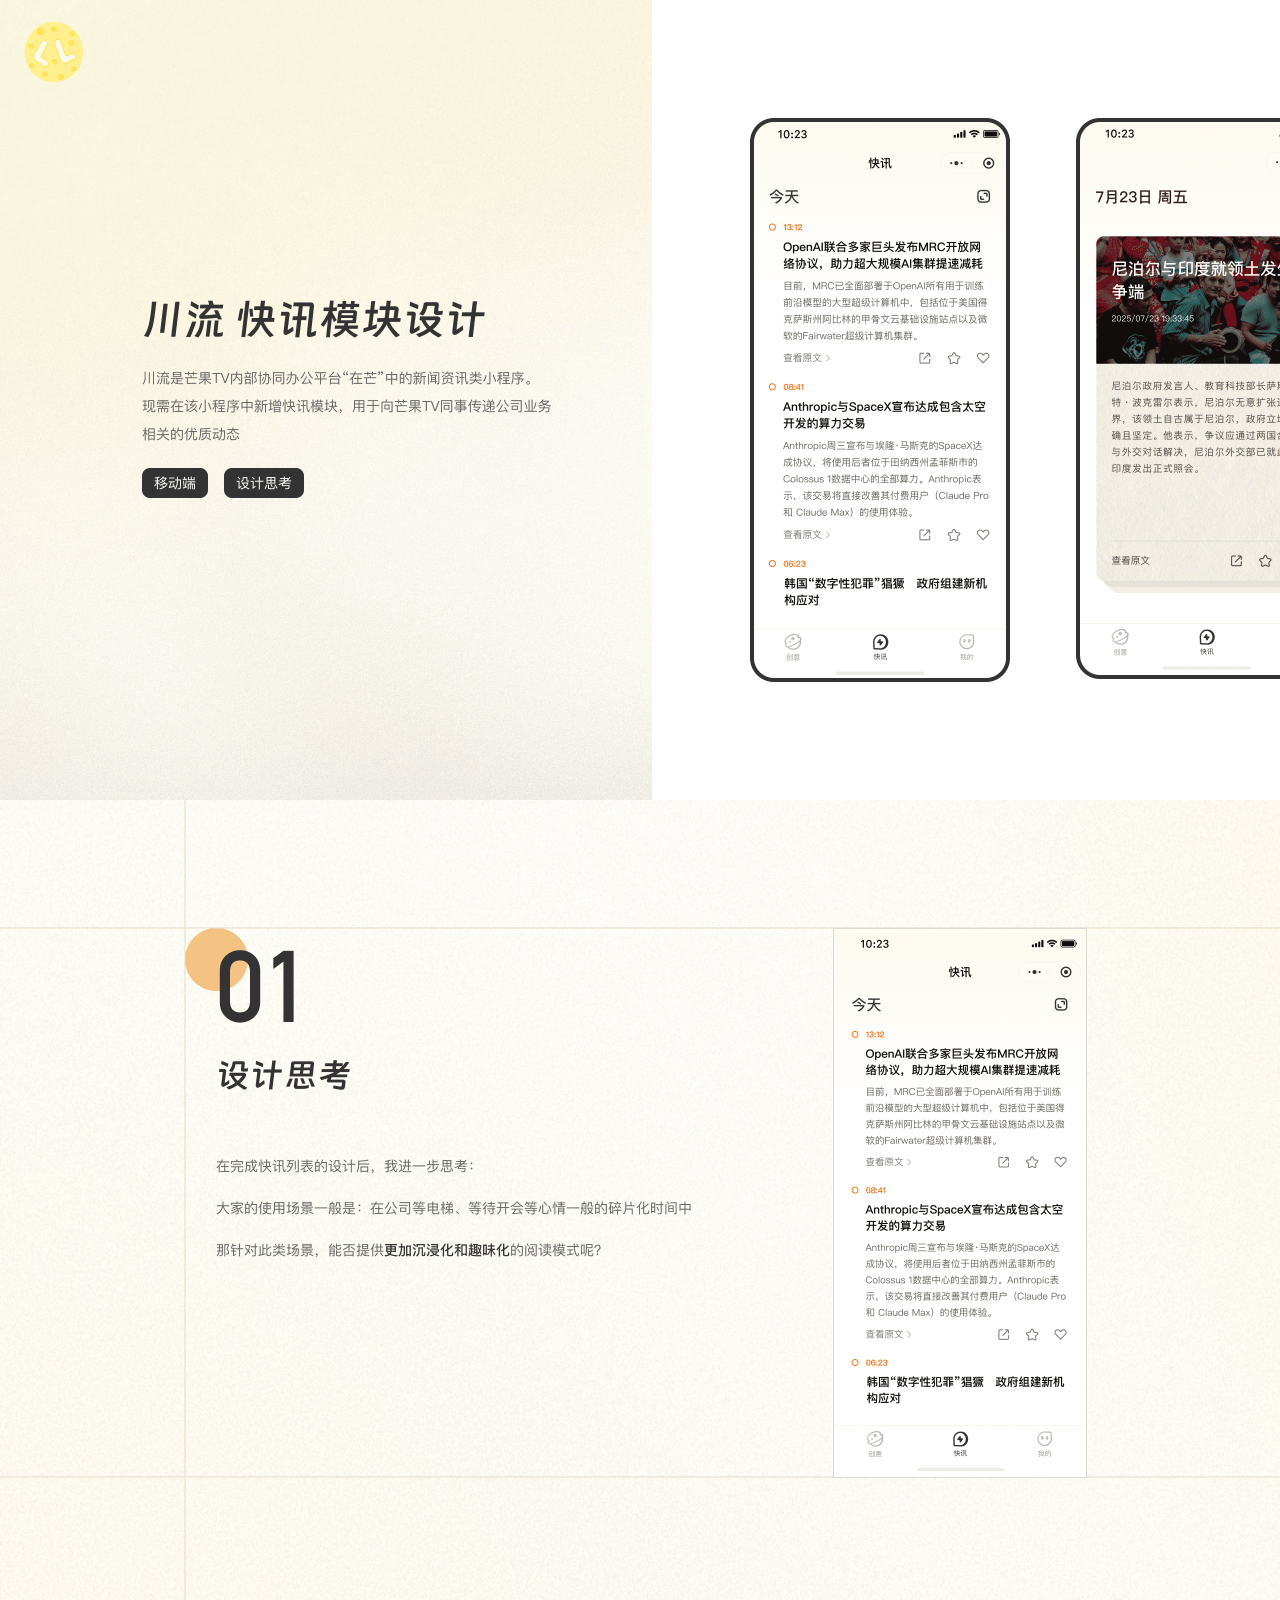
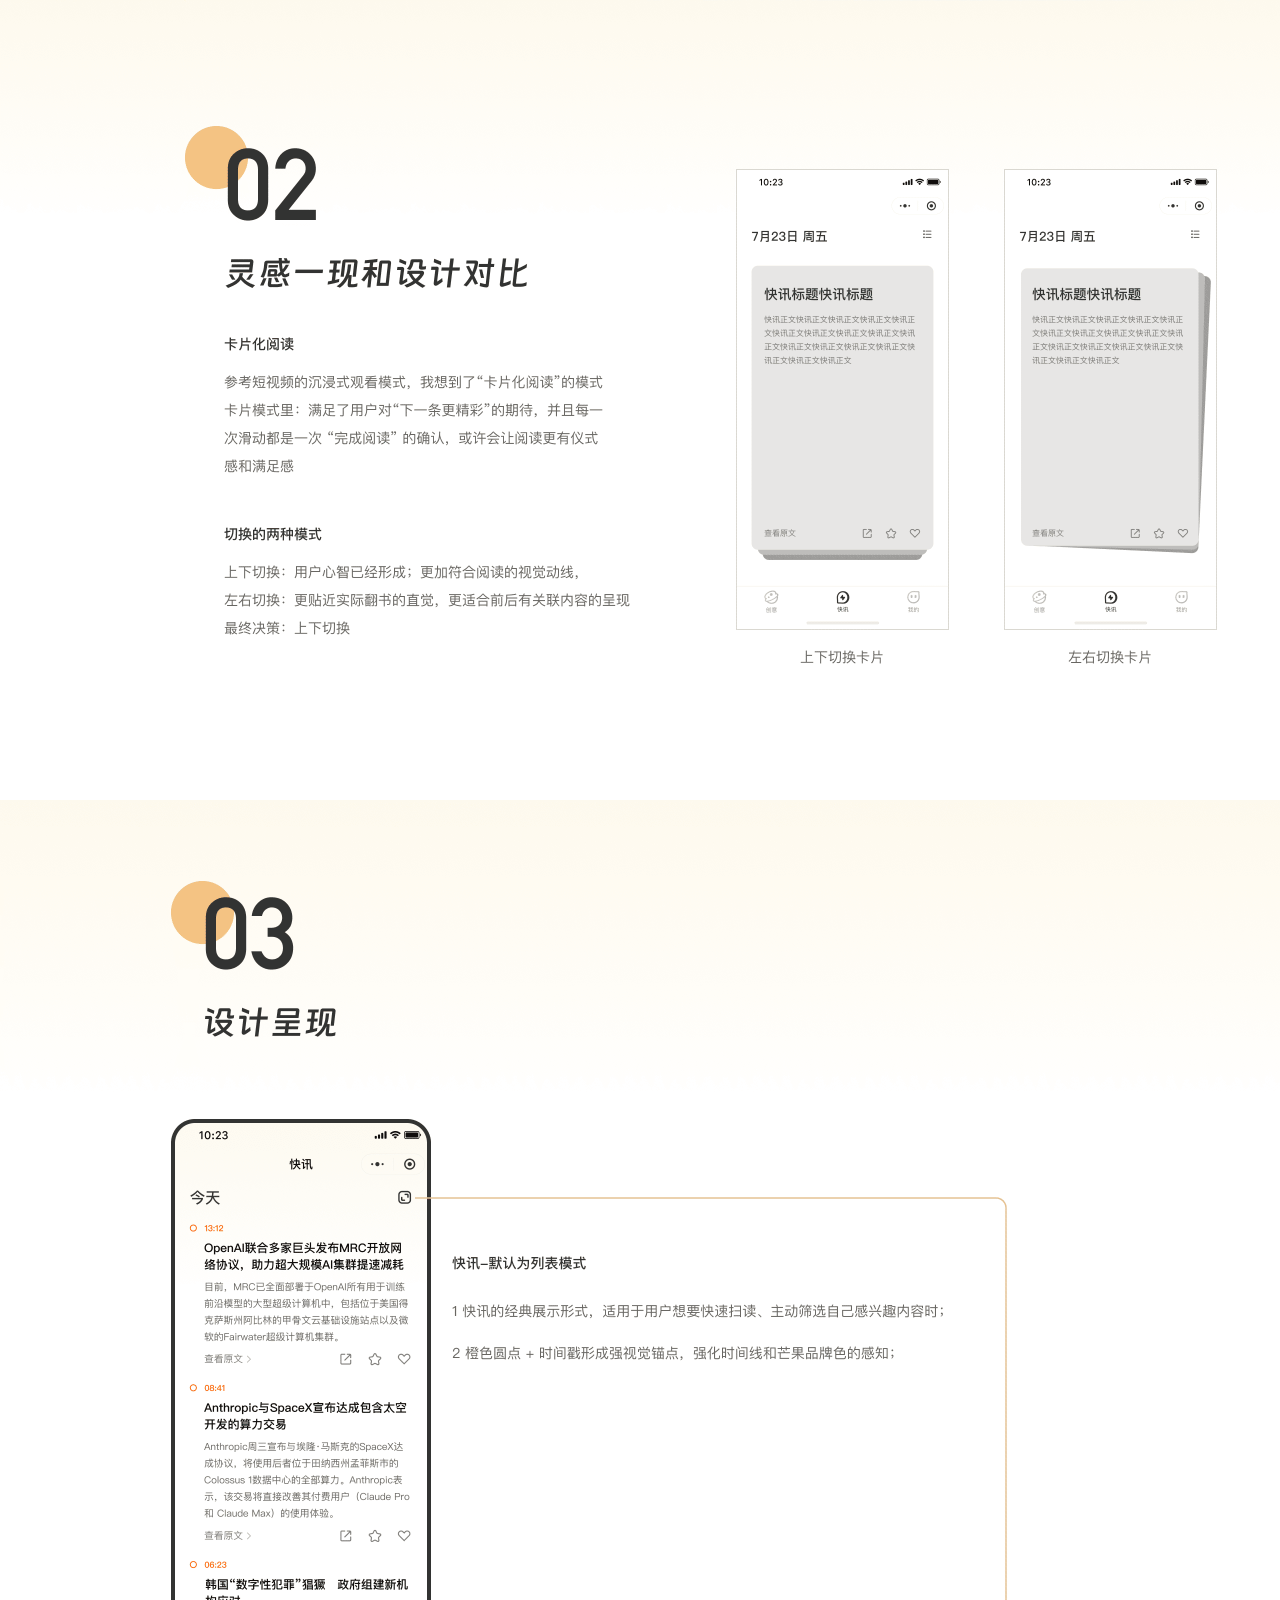
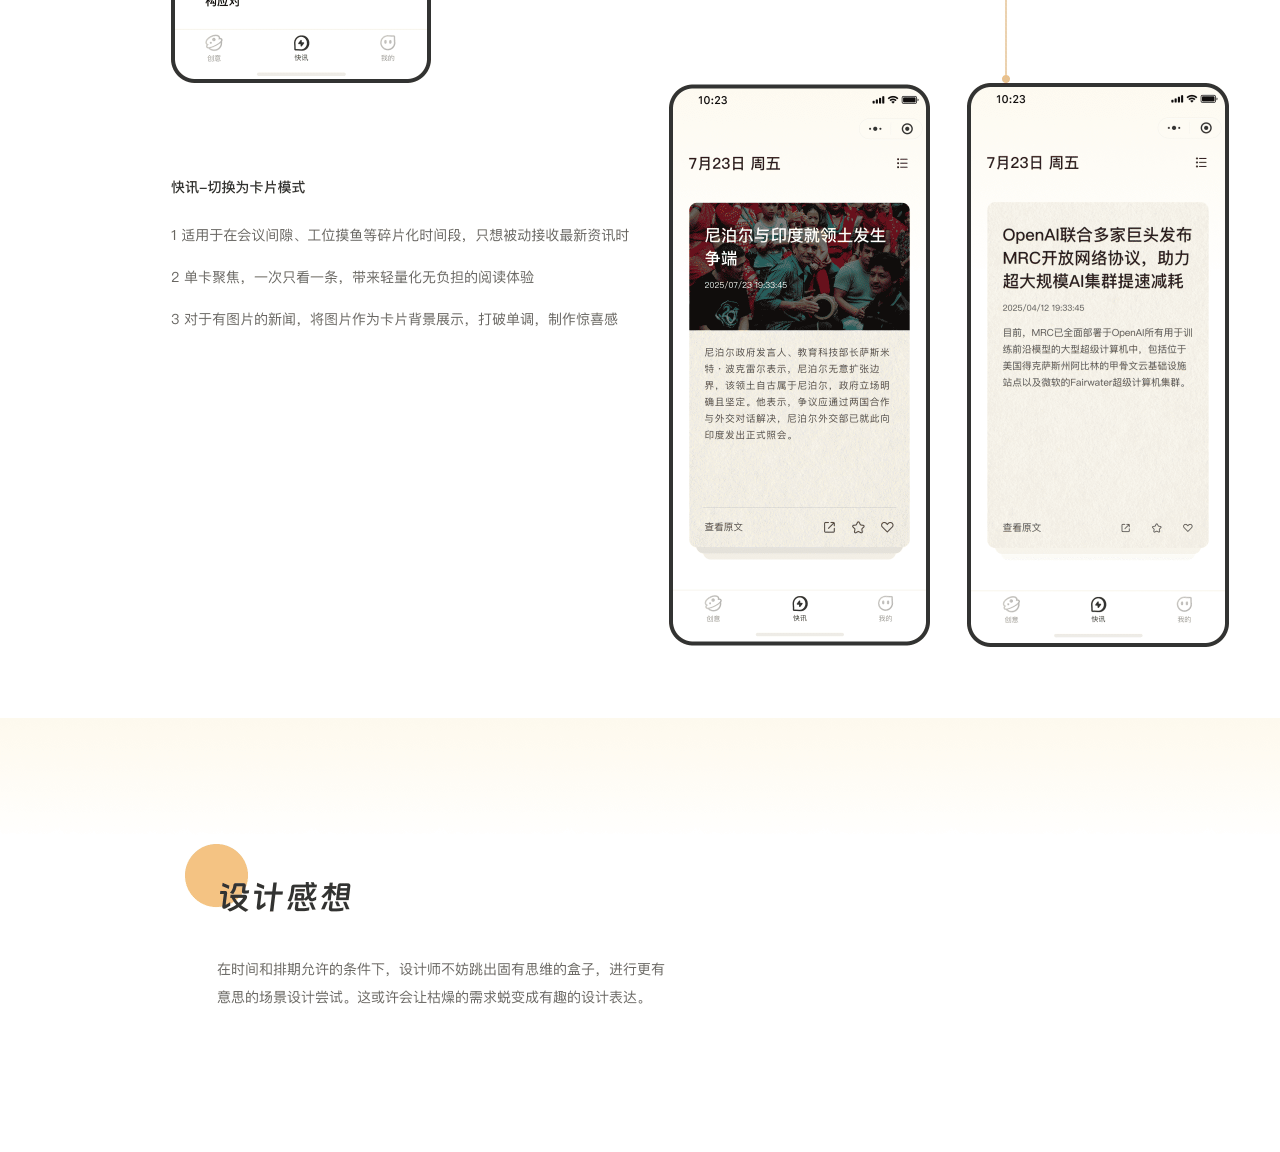
<file: project3.html>
<!DOCTYPE html>
<html lang="zh-CN">
  <head>
    <meta charset="UTF-8" />
    <meta name="viewport" content="width=device-width, initial-scale=1.0" />
    <title>川流｜快讯模块设计 · Luu</title>
    <link
      href="https://fonts.googleapis.com/css2?family=Noto+Sans+SC:wght@400;500;600&display=swap"
      rel="stylesheet"
    />
    <link rel="stylesheet" href="styles.css" />
  </head>
  <body class="case-long-page">
    <a class="skip-link" href="#case-long-main">跳到主要内容</a>
    <main id="case-long-main" class="case-long-frame" role="main">
      <div class="case-long-image-wrap">
        <a
          class="header-logo case-long-logo"
          href="index.html#zpj-projects"
          aria-label="返回首页作品区"
          id="case-long-logo"
        >
          <span class="header-logo-visual">
            <img
              class="header-logo-idle"
              src="static/logo/logo-idle.png"
              alt=""
              width="72"
              height="72"
              decoding="async"
            />
            <span class="header-logo-live" aria-hidden="true">
              <img
                class="header-logo-circle"
                src="static/logo/logo-circle.png"
                alt=""
                width="72"
                height="72"
                decoding="async"
              />
              <img
                class="header-logo-leg header-logo-leg--left"
                src="static/logo/logo-left-leg.png"
                alt=""
                width="72"
                height="72"
                decoding="async"
              />
              <img
                class="header-logo-leg header-logo-leg--right"
                src="static/logo/logo-right-leg.png"
                alt=""
                width="72"
                height="72"
                decoding="async"
              />
            </span>
          </span>
        </a>
        <img
          class="case-long-img"
          src="static/project3.png"
          srcset="static/project3.png 2880w"
          sizes="1440px"
          alt="川流｜快讯模块设计案例长图"
          width="2880"
          height="8704"
          decoding="async"
          fetchpriority="high"
        />
      </div>
    </main>
    <script src="main.js" defer></script>
  </body>
</html>
</file>
<file: styles.css>
@font-face {
  font-family: "DingTalk JinBuTi";
  src:
    local("DingTalk JinBuTi"),
    local("DingTalk Jin Bu Ti"),
    url("static/fonts/DingTalk-JinBuTi.ttf") format("truetype");
  font-weight: 400;
  font-style: normal;
  font-display: block;
}

@font-face {
  font-family: "DIN Alternate";
  src: url("static/fonts/DIN%20Alternate%20Bold.ttf") format("truetype");
  font-weight: 700;
  font-style: normal;
  font-display: swap;
}

@font-face {
  font-family: "HYPixel 9px J";
  src:
    local("HYPixel 9px J"),
    url("static/fonts/HYPixel9pxJ-2.ttf") format("truetype");
  font-weight: 400;
  font-style: normal;
  font-display: swap;
}

@font-face {
  font-family: "Rayleigh Demo";
  src: url("fonts/Rayleigh-Demo-Version-2.otf") format("opentype");
  font-weight: 400;
  font-style: normal;
  font-display: swap;
}

/* Figma-aligned: zpj homepage + work nav dropdown */
:root {
  --bg: #ffffff;
  --text: #333333;
  --text-muted: #666666;
  --text-sub: #999999;
  --sage: #7cb89a;
  --sage-soft: rgba(124, 184, 154, 0.35);
  --card-blue-bg: #eff5ff;
  --card-blue-border: #e1edff;
  --tag-blue: #495575;
  --tag-blue-border: rgba(73, 85, 117, 0.5);
  --card-lav-bg: #faf7fb;
  --card-lav-border: #faecff;
  --tag-green: #475a39;
  --tag-green-border: rgba(71, 90, 57, 0.5);
  --max: 1300px;
  --header-h: 80px;
  --layout-gutter: 11px;
  /* Figma：画板 1440 — Hero 主图区 1270×762（85+1270+85=1440）；勿用 100vw 算 padding，否则会压窄主图 */
  --zpj-artboard: 1440;
  --zpj-hero-art-w: 1270;
  --zpj-hero-art-h: 762;
  --zpj-hero-frame-w: 1270;
  --zpj-hero-frame-h: 573;
  --zpj-hero-frame-ml: 85;
  --zpj-hero-frame-mr: 85;
  /* 标题区：由上一版 1240×623 等比缩至 1270×573 */
  --zpj-hero-copy-x: 139;
  --zpj-hero-copy-y: 192;
  /* 简介单行：约至主图区水平中段，避免 14px 句子在桌面过早折行 */
  --zpj-hero-copy-max-w: 560;
  /* 项目卡片 Frame 1300×380（Figma 4507:3270 / 4507:3280，画板 1440 居中） */
  --zpj-card-w: 1300;
  --zpj-card-h: 380;
  --zpj-card-pad-l: 157;
  --zpj-card-pad-r: 166;
  --zpj-card-pad-t: 44;
  --zpj-card-text-y: 131;
  --zpj-card-title-tags-gap: 36;
  --zpj-card1-col-text: 450;
  --zpj-card1-thumb-w: 527;
  --zpj-card1-thumb-h: 292;
  --zpj-card1-thumb-radius: 8;
  --zpj-card2-pad-t: 45;
  --zpj-card2-col-text: 444;
  --zpj-card2-thumb-w: 533;
  --zpj-card2-thumb-h: 289;
  --zpj-card2-thumb-radius: 12;
  --zpj-card-stack-gap: 68;
  /* 首页 zpj 卡片（1183×359：30 边距；文案区 539=420 字宽+119 右留白；左栏 524=1123−60−539） */
  --zpj-home-card-w: 1183;
  --zpj-home-card-min-h: 359;
  --zpj-home-card-pad: 30;
  --zpj-home-card-thumb-w: 524;
  --zpj-home-card-thumb-h: 283;
  --zpj-home-card-col-gap: 60;
  --zpj-home-card-text-col: 539;
  --zpj-home-card-body-pad-right: 119;
  /* 卡片文案区纵向间距（稿：标题↔说明 18px，说明↔标签 19px） */
  --zpj-home-card-gap-title-desc: 18;
  --zpj-home-card-gap-desc-tags: 19;
  /* 装饰图已改为每张卡片内 .zpj-card-decor，见 zpj-card-decor--flower/plant/cloud */
  --radius-card: 8px;
  --ease: cubic-bezier(0.22, 1, 0.36, 1);
  --font-sans: "Noto Sans SC", "PingFang SC", -apple-system, BlinkMacSystemFont, sans-serif;
  --font-hero: "DingTalk JinBuTi", var(--font-sans);
  --font-project-index: "DIN Alternate", "Helvetica Neue", Arial, sans-serif;
}

*,
*::before,
*::after {
  box-sizing: border-box;
}

html {
  scroll-behavior: auto;
  margin: 0;
  padding: 0;
}

body {
  margin: 0;
  padding: 0;
  font-family: var(--font-sans);
  font-size: 1rem;
  line-height: 1.65;
  color: var(--text);
  background: var(--bg);
  -webkit-font-smoothing: antialiased;
}

img {
  max-width: 100%;
  height: auto;
  display: block;
}

a {
  color: inherit;
  text-decoration: none;
}

.sr-only {
  position: absolute;
  width: 1px;
  height: 1px;
  padding: 0;
  margin: -1px;
  overflow: hidden;
  clip: rect(0, 0, 0, 0);
  white-space: nowrap;
  border: 0;
}

.skip-link {
  position: absolute;
  left: -9999px;
  top: 12px;
  z-index: 1000;
  padding: 0.5rem 1rem;
  background: var(--sage);
  color: #fff;
  border-radius: 8px;
  font-weight: 600;
}

.skip-link:focus {
  left: 16px;
}

/* —— Header —— */
.site-header {
  position: sticky;
  top: 0;
  z-index: 100;
  background: #ffffff;
  border-bottom: none;
  box-shadow: none;
  transition: box-shadow 0.3s var(--ease);
}

.site-header.is-scrolled {
  box-shadow: none;
}

.header-inner {
  width: min(100vw, calc(1px * var(--zpj-artboard)));
  max-width: calc(1px * var(--zpj-artboard));
  margin: 0 auto;
  padding: 0 var(--layout-gutter);
  min-height: var(--header-h);
  display: flex;
  align-items: center;
  justify-content: center;
  position: relative;
}

.header-logo {
  position: absolute;
  left: var(--layout-gutter);
  top: 50%;
  transform: translateY(-50%);
  display: flex;
  align-items: center;
  line-height: 0;
  border-radius: 12px;
  outline: none;
  box-shadow: none;
}

.header-logo,
.header-logo * {
  cursor: pointer;
}

.header-logo:focus-visible {
  box-shadow: none;
}

/* 默认整图；悬停层对齐参考：圆底 + 两腿 absolute inset-0 w-full h-full，Framer 同款 rotate / y / origin / 0.8s ease-inOut infinite */
.header-logo-visual {
  position: relative;
  display: block;
  width: 72px;
  height: 72px;
  border-radius: 50%;
  overflow: hidden;
  background: transparent;
}

.header-logo-idle {
  position: relative;
  z-index: 2;
  display: block;
  width: 100%;
  height: 100%;
  object-fit: cover;
  object-position: center;
  transition: opacity 0.22s var(--ease);
}

.header-logo-live {
  position: absolute;
  inset: 0;
  z-index: 1;
  opacity: 0;
  pointer-events: none;
  transition: opacity 0.22s var(--ease);
}

.header-logo-circle {
  position: absolute;
  inset: 0;
  z-index: 0;
  display: block;
  width: 100%;
  height: 100%;
  object-fit: cover;
  pointer-events: none;
}

.header-logo-leg {
  position: absolute;
  inset: 0;
  z-index: 1;
  display: block;
  width: 100%;
  height: 100%;
  object-fit: fill;
  pointer-events: none;
  will-change: transform;
}

/* 以各自 L 竖画顶端为轴，只做左右摆动（与 Framer 参考一致，不用 translateY 以免整字下沉） */
.header-logo-leg--left {
  transform-origin: 43% 18%;
}

.header-logo-leg--right {
  z-index: 2;
  transform-origin: 57% 18%;
}

@keyframes logo-leg-left {
  0%,
  100% {
    transform: rotate(0deg);
  }
  25% {
    transform: rotate(6deg);
  }
  50% {
    transform: rotate(0deg);
  }
  75% {
    transform: rotate(-7deg);
  }
}

@keyframes logo-leg-right {
  0%,
  100% {
    transform: rotate(0deg);
  }
  25% {
    transform: rotate(-6deg);
  }
  50% {
    transform: rotate(0deg);
  }
  75% {
    transform: rotate(7deg);
  }
}

@media (hover: hover) and (pointer: fine) {
  .header-logo:hover .header-logo-idle {
    opacity: 0;
  }

  .header-logo:hover .header-logo-live {
    opacity: 1;
  }

  .header-logo:hover .header-logo-leg--left {
    animation: logo-leg-left 0.8s ease-in-out infinite;
  }

  .header-logo:hover .header-logo-leg--right {
    animation: logo-leg-right 0.8s ease-in-out infinite;
  }
}

.header-logo:focus-visible .header-logo-idle {
  opacity: 0;
}

.header-logo:focus-visible .header-logo-live {
  opacity: 1;
}

.header-logo:focus-visible .header-logo-leg--left {
  animation: logo-leg-left 0.8s ease-in-out infinite;
}

.header-logo:focus-visible .header-logo-leg--right {
  animation: logo-leg-right 0.8s ease-in-out infinite;
}

@media (prefers-reduced-motion: reduce) {
  .header-logo-live {
    display: none;
  }

  .header-logo-idle {
    opacity: 1 !important;
  }

  .header-logo:hover .header-logo-leg--left,
  .header-logo:hover .header-logo-leg--right,
  .header-logo:focus-visible .header-logo-leg--left,
  .header-logo:focus-visible .header-logo-leg--right {
    animation: none !important;
  }
}

@media (max-width: 820px) {
  .header-logo .header-logo-visual {
    width: 36px;
    height: 36px;
  }

  .header-logo .header-logo-idle,
  .header-logo .header-logo-circle,
  .header-logo .header-logo-leg {
    width: 36px !important;
    height: 36px !important;
  }

  .case-long-page .case-long-logo.header-logo {
    width: 36px !important;
    height: 36px !important;
    max-width: 36px !important;
    max-height: 36px !important;
  }
}

.header-deco {
  position: absolute;
  right: var(--layout-gutter);
  top: 50%;
  transform: translateY(-50%);
  width: 38px;
  height: auto;
}

.site-nav {
  flex: 0 1 auto;
}

.nav-list {
  list-style: none;
  margin: 0;
  padding: 0;
  display: flex;
  flex-wrap: wrap;
  justify-content: center;
  align-items: center;
  gap: 2.5rem 4.375rem;
}

.nav-item {
  position: relative;
}

.nav-link {
  position: relative;
  font-size: 1rem;
  font-weight: 400;
  line-height: 1.75;
  color: var(--text-sub);
  padding: 0.35rem 0;
  transition: color 0.2s;
  white-space: nowrap;
}

.nav-link:hover,
.nav-link:focus-visible {
  color: var(--text);
  outline: none;
}

.nav-link.is-active {
  color: var(--text);
  padding-bottom: 0.65rem;
}

.nav-link.is-active::after {
  content: "";
  position: absolute;
  left: 50%;
  bottom: 0;
  transform: translateX(-50%);
  width: 2rem;
  height: 3px;
  border-radius: 2px;
  background: currentColor;
  opacity: 0.55;
  pointer-events: none;
}

/* Work projects dropdown（原 405×256；略加宽以容纳首条说明单行） */
.nav-dropdown {
  position: absolute;
  left: 50%;
  top: calc(100% + 8px);
  transform: translateX(-50%);
  width: min(420px, calc(100vw - 1.5rem));
  min-height: 256px;
  padding: 20px 20px 22px;
  background: #fff;
  border-radius: var(--radius-card);
  box-shadow: 0 0 10px rgba(0, 0, 0, 0.08);
  box-sizing: border-box;
  opacity: 0;
  visibility: hidden;
  pointer-events: none;
  transition:
    opacity 0.2s var(--ease),
    visibility 0.2s;
  z-index: 120;
}

/* 链路与面板间 8px 外隙不可命中；透明桥接算在 .nav-dropdown 内，不改 top/padding 视觉位置 */
.nav-dropdown::before {
  content: "";
  position: absolute;
  left: 0;
  right: 0;
  top: -12px;
  height: 12px;
}

.nav-dropdown-inner {
  display: flex;
  flex-direction: column;
  gap: 22px;
  width: 100%;
  max-width: 380px;
  margin: 0 auto;
  align-items: stretch;
}

@media (hover: hover) and (pointer: fine) {
  .nav-item--dropdown:hover .nav-dropdown,
  .nav-item--dropdown:focus-within .nav-dropdown {
    opacity: 1;
    visibility: visible;
    pointer-events: auto;
  }
}

.nav-item--dropdown.is-open .nav-dropdown {
  opacity: 1;
  visibility: visible;
  pointer-events: auto;
}

.nav-dropdown-card {
  display: flex;
  flex-direction: column;
  gap: 14px;
  min-height: 96px;
  border-radius: var(--radius-card);
  text-align: left;
  transition:
    transform 0.2s var(--ease),
    box-shadow 0.2s,
    filter 0.2s;
}

.nav-dropdown-card:hover {
  transform: translateY(-1px);
  box-shadow: 0 4px 14px rgba(0, 0, 0, 0.06);
}

.nav-dropdown-card--blue {
  padding: 20px 48px 20px 20px;
  background: var(--card-blue-bg);
  border: 1px solid var(--card-blue-border);
}

.nav-dropdown-card--lavender {
  padding: 20px 67px 20px 20px;
  background: var(--card-lav-bg);
  border: 1px solid var(--card-lav-border);
}

.nav-dropdown-title {
  font-size: 1rem;
  font-weight: 600;
  color: var(--text);
  line-height: 1.4;
  white-space: normal;
}

.nav-dropdown-card--lavender .nav-dropdown-title {
  max-width: 278px;
}

.nav-dropdown-desc {
  font-size: 0.875rem;
  font-weight: 400;
  color: var(--text-sub);
  line-height: 1.5;
  white-space: nowrap;
}

.nav-dropdown-card--lavender .nav-dropdown-desc {
  max-width: 175px;
}

.nav-toggle {
  display: none;
  position: absolute;
  left: var(--layout-gutter);
  top: 50%;
  transform: translateY(-50%);
  z-index: 101;
  flex-direction: column;
  justify-content: center;
  gap: 6px;
  width: 44px;
  height: 44px;
  padding: 0;
  border: none;
  background: transparent;
  cursor: pointer;
}

.nav-toggle-bar {
  display: block;
  width: 22px;
  height: 2px;
  background: var(--text);
  margin: 0 auto;
  border-radius: 2px;
  transition:
    transform 0.3s var(--ease),
    opacity 0.25s;
}

.site-header.nav-open .nav-toggle-bar:nth-child(1) {
  transform: translateY(8px) rotate(45deg);
}

.site-header.nav-open .nav-toggle-bar:nth-child(2) {
  opacity: 0;
}

.site-header.nav-open .nav-toggle-bar:nth-child(3) {
  transform: translateY(-8px) rotate(-45deg);
}

@media (max-width: 820px) {
  :root {
    --layout-gutter: 12px;
  }

  .header-inner {
    padding: 0 12px;
  }

  .site-header .header-logo {
    left: calc(44px + var(--layout-gutter) + 4px);
  }

  .header-deco {
    right: 10px;
    width: 32px;
  }

  .nav-toggle {
    display: flex;
  }

  .site-nav {
    position: fixed;
    inset: var(--header-h) 0 0 0;
    background: rgba(255, 255, 255, 0.98);
    padding: 1.25rem 1.25rem 2rem;
    overflow-y: auto;
    opacity: 0;
    pointer-events: none;
    transition: opacity 0.35s var(--ease);
    z-index: 99;
  }

  .site-nav.is-open {
    opacity: 1;
    pointer-events: auto;
  }

  .nav-list {
    flex-direction: column;
    align-items: stretch;
    gap: 0.25rem;
  }

  .nav-link {
    font-size: 1.15rem;
    padding: 0.65rem 0;
  }

  .nav-dropdown {
    position: static;
    transform: none;
    width: 100%;
    min-height: 0;
    margin-top: 0.25rem;
    margin-bottom: 0.5rem;
    padding: 12px;
    box-shadow: none;
    border: 1px solid rgba(0, 0, 0, 0.06);
    opacity: 1;
    visibility: visible;
    pointer-events: auto;
    display: none;
  }

  .nav-item--dropdown.is-open .nav-dropdown {
    display: block;
  }

  .nav-dropdown-inner {
    max-width: none;
  }

  .nav-dropdown-card--blue,
  .nav-dropdown-card--lavender {
    padding: 16px 18px 16px 16px;
  }

  /* 窄屏下拉：允许说明折行，避免撑出视口 */
  .nav-dropdown-desc {
    white-space: normal;
  }
}

/* —— Hero：主图 1270×573，上下对称裁切（object-position: center） —— */
.hero {
  position: relative;
  box-sizing: border-box;
  width: min(100vw, calc(1px * var(--zpj-artboard)));
  max-width: calc(1px * var(--zpj-artboard));
  margin-left: auto;
  margin-right: auto;
  padding-left: calc(min(100vw, calc(1px * var(--zpj-artboard))) * var(--zpj-hero-frame-ml) / var(--zpj-artboard));
  padding-right: calc(min(100vw, calc(1px * var(--zpj-artboard))) * var(--zpj-hero-frame-mr) / var(--zpj-artboard));
  padding-bottom: 2.5rem;
}

.hero-stage {
  position: relative;
  box-sizing: border-box;
  width: 100%;
  margin: 0;
  border-radius: 12px;
  overflow: hidden;
  background: var(--bg);
  aspect-ratio: var(--zpj-hero-frame-w) / var(--zpj-hero-frame-h);
}

.hero-stage-bg {
  position: absolute;
  inset: 0;
  display: block;
  width: 100%;
  height: 100%;
  max-width: none;
  object-fit: cover;
  /* 顶、底均裁切：居中锚点，上下对称裁掉溢出 */
  object-position: center center;
  vertical-align: top;
}

.hero-stage-video {
  position: absolute;
  inset: 0;
  width: 100%;
  height: 100%;
  object-fit: cover;
  object-position: center center;
  opacity: 0;
  transition: opacity 0.45s var(--ease);
  pointer-events: none;
}

.hero-stage.is-video-hover .hero-stage-video {
  opacity: 1;
}

.hero-stage-copy {
  position: absolute;
  left: calc(100% * var(--zpj-hero-copy-x) / var(--zpj-hero-frame-w));
  top: calc(100% * var(--zpj-hero-copy-y) / var(--zpj-hero-frame-h));
  max-width: calc(100% * var(--zpj-hero-copy-max-w) / var(--zpj-hero-frame-w));
  pointer-events: none;
}

.hero-title {
  margin: 0 0 1.125rem;
  font-family: var(--font-hero);
  font-size: clamp(2.25rem, 4.5vw, 2.75rem);
  font-weight: 400;
  line-height: 1.05;
  letter-spacing: 0.02em;
  color: var(--text);
}

.hero-bio {
  margin: 0;
  font-size: 14px;
  font-weight: 400;
  line-height: 1.875;
  color: var(--text-muted);
}

/*
  小人热区：相对 Hero 舞台 1270×573（由 1240×623 稿等比缩放）。
*/
.hero-person-hit {
  position: absolute;
  left: calc(100% * 822 / var(--zpj-hero-frame-w));
  top: calc(100% * 339 / var(--zpj-hero-frame-h));
  right: auto;
  bottom: auto;
  width: calc(100% * 122 / var(--zpj-hero-frame-w));
  height: calc(100% * 119 / var(--zpj-hero-frame-h));
  max-width: none;
  max-height: none;
  padding: 0;
  border: none;
  background: transparent;
  cursor: pointer;
  z-index: 2;
  border-radius: 8px;
}

.hero-person-hit:focus-visible {
  outline: 2px solid var(--sage);
  outline-offset: 4px;
}

@media (max-width: 640px) {
  .hero-title {
    font-size: 1.65rem;
  }
}

/* —— Project cards —— */
.projects-wrap {
  max-width: var(--max);
  margin: 0 auto;
  padding: 0 1.25rem 3rem;
  display: flex;
  flex-direction: column;
  gap: 1.5rem;
}

@media (min-width: 769px) {
  .projects-wrap {
    gap: calc(1px * var(--zpj-card-stack-gap));
  }
}

.project-card {
  display: block;
  border-radius: var(--radius-card);
  overflow: hidden;
  scroll-margin-top: calc(var(--header-h) + 12px);
  border: 1px solid transparent;
  background-clip: padding-box;
}

/* 首页 01 卡：绝对定位 + 底部说明会略超出稿面高度，父级 overflow:hidden 会裁掉文案 */
.project-card--split {
  overflow: visible;
}

.project-card--blue {
  background: linear-gradient(182.32deg, #eff5ff 2.27%, rgba(239, 245, 255, 0.5) 98.39%);
  border-color: #e1edff;
}

.project-card--lavender {
  background: linear-gradient(180deg, rgb(250, 247, 251) 1%, rgba(250, 247, 251, 0.5) 99.2%);
  border-color: var(--card-lav-border);
}

.project-card--link {
  cursor: pointer;
  transition:
    transform 0.25s var(--ease),
    box-shadow 0.25s;
}

.project-card--link:hover {
  transform: translateY(-2px);
  box-shadow: 0 12px 32px rgba(43, 47, 54, 0.1);
}

.project-card--link:focus-visible {
  outline: 2px solid var(--sage);
  outline-offset: 3px;
}

.project-card-inner {
  display: grid;
  grid-template-columns: minmax(200px, 1fr) minmax(220px, 1.05fr);
  gap: 1.5rem 2rem;
  align-items: center;
  padding: 1.75rem 1.75rem 1.75rem 2rem;
}

@media (min-width: 769px) {
  .project-card:not(.project-card--split) {
    min-height: calc(
      min(100vw - 2.5rem, calc(1px * var(--zpj-card-w))) * var(--zpj-card-h) / var(--zpj-card-w)
    );
  }

  .project-card-inner:not(.project-card-inner--figma-aigc):not(.project-card-inner--figma-dash) {
    box-sizing: border-box;
    align-items: start;
    padding-top: calc(100% * var(--zpj-card-pad-t) / var(--zpj-card-w));
    padding-right: calc(100% * var(--zpj-card-pad-r) / var(--zpj-card-w));
    padding-bottom: calc(100% * var(--zpj-card-pad-t) / var(--zpj-card-w));
    padding-left: calc(100% * var(--zpj-card-pad-l) / var(--zpj-card-w));
    grid-template-columns:
      minmax(0, calc(100% * var(--zpj-card1-col-text) / var(--zpj-card-w)))
      calc(100% * var(--zpj-card1-thumb-w) / var(--zpj-card-w));
    column-gap: 0;
  }

  .project-card--lavender .project-card-inner:not(.project-card-inner--figma-dash) {
    padding-top: calc(100% * var(--zpj-card2-pad-t) / var(--zpj-card-w));
    grid-template-columns:
      minmax(0, calc(100% * var(--zpj-card2-col-text) / var(--zpj-card-w)))
      calc(100% * var(--zpj-card2-thumb-w) / var(--zpj-card-w));
  }

  .project-card--lavender .project-card-inner:not(.project-card-inner--figma-dash) .project-card-text {
    margin-top: calc(
      100% * (var(--zpj-card-text-y) - var(--zpj-card2-pad-t)) / var(--zpj-card-w)
    );
  }

  .project-card--lavender:has(.project-card-inner--figma-dash) {
    min-height: 0;
  }

  .project-card-inner:not(.project-card-inner--figma-aigc):not(.project-card-inner--figma-dash) .project-card-title-row {
    margin-bottom: 0;
  }

  .project-card-inner:not(.project-card-inner--figma-aigc):not(.project-card-inner--figma-dash) .project-tags {
    margin-top: calc(100% * var(--zpj-card-title-tags-gap) / var(--zpj-card-w));
  }

  /* 项目卡片稿面 1300×380：绝对定位 + container cqw（与 Figma 一致） */
  .project-card-inner--figma-aigc,
  .project-card-inner--figma-dash {
    display: block;
    position: relative;
    width: 100%;
    max-width: calc(1px * var(--zpj-card-w));
    margin-left: auto;
    margin-right: auto;
    aspect-ratio: 1300 / 380;
    padding: 0;
    box-sizing: border-box;
    container-type: inline-size;
  }

  .project-card-inner--figma-aigc {
    container-name: aigc-card;
  }

  .project-card-inner--figma-dash {
    container-name: dash-card;
  }

  /* 整块卡片可点进案例；文案区仍按稿坐标叠在透明链接上 */
  .project-card-inner--figma-aigc .project-card-text-hit,
  .project-card-inner--figma-dash .project-card-text-hit {
    position: absolute;
    box-sizing: border-box;
    inset: 0;
    z-index: 1;
    display: block;
  }

  .project-card-inner--figma-dash .project-card-text {
    position: absolute;
    box-sizing: border-box;
    z-index: 2;
    left: calc(100cqw * 157 / var(--zpj-card-w));
    top: calc(100cqw * 131 / var(--zpj-card-w));
    width: calc(100cqw * 369 / var(--zpj-card-w));
    height: calc(100cqw * 106 / var(--zpj-card-w));
    margin: 0;
    padding: 0;
    pointer-events: none;
  }

  .project-card-inner--figma-aigc .project-card-text {
    position: absolute;
    box-sizing: border-box;
    z-index: 2;
    left: calc(100cqw * 157 / var(--zpj-card-w));
    top: calc(100cqw * 131 / var(--zpj-card-w));
    width: calc(100cqw * 369 / var(--zpj-card-w));
    height: calc(100cqw * 106 / var(--zpj-card-w));
    margin: 0;
    padding: 0;
    pointer-events: none;
  }

  .project-card-inner--figma-aigc .project-card-title-row,
  .project-card-inner--figma-dash .project-card-title-row {
    position: absolute;
    left: 0;
    top: 0;
    box-sizing: border-box;
    width: 100%;
    height: calc(100cqw * 48 / var(--zpj-card-w));
    margin: 0;
    display: flex;
    flex-direction: row;
    flex-wrap: nowrap;
    align-items: center;
    justify-content: flex-start;
    gap: calc(100cqw * 16 / var(--zpj-card-w));
  }

  .project-card-inner--figma-aigc .project-index,
  .project-card-inner--figma-dash .project-index {
    flex: none;
    box-sizing: border-box;
    width: calc(100cqw * 33 / var(--zpj-card-w));
    height: calc(100cqw * 40 / var(--zpj-card-w));
    margin: 0;
    display: flex;
    align-items: center;
    justify-content: flex-start;
    font-family: var(--font-project-index);
    font-size: 30px;
    line-height: 1.1764705882;
    font-weight: 700;
    color: #39414c;
  }

  .project-card-inner--figma-aigc .project-card-title,
  .project-card-inner--figma-dash .project-card-title {
    flex: none;
    box-sizing: border-box;
    width: calc(100cqw * 320 / var(--zpj-card-w));
    height: calc(100cqw * 48 / var(--zpj-card-w));
    margin: 0;
    display: flex;
    align-items: center;
    font-family: "PingFang SC", var(--font-sans);
    font-size: 30px;
    font-weight: 500;
    line-height: 1.4117647059;
    color: #333333;
    overflow: hidden;
    text-overflow: ellipsis;
    white-space: nowrap;
  }

  .project-card-inner--figma-aigc .project-tags,
  .project-card-inner--figma-dash .project-tags {
    position: absolute;
    left: 0;
    top: calc(100cqw * 70 / var(--zpj-card-w));
    margin: 0;
    padding: 0;
    display: flex;
    flex-direction: row;
    flex-wrap: nowrap;
    align-items: center;
    gap: 16px;
  }

  .project-card-inner--figma-aigc .project-tags--blue .tag {
    box-sizing: border-box;
    flex: none;
    display: flex;
    flex-direction: row;
    align-items: center;
    justify-content: center;
    padding: 6px 12px;
    gap: 10px;
    margin: 0;
    width: auto;
    min-width: 0;
    font-family: "PingFang SC", var(--font-sans);
    font-size: 12px;
    line-height: 16px;
    border-radius: 8px;
  }

  .project-card-inner--figma-dash .project-tags--green .tag {
    box-sizing: border-box;
    flex: none;
    display: flex;
    flex-direction: row;
    align-items: center;
    justify-content: center;
    padding: 6px 12px;
    gap: 10px;
    margin: 0;
    width: auto;
    min-width: 0;
    font-family: "PingFang SC", var(--font-sans);
    font-size: 12px;
    line-height: 16px;
    border-radius: 8px;
  }

  /* 右侧：视频 + 说明文案（文案在视频正下方、同栏居中） */
  .project-card-inner--figma-aigc .project-card-visual-col {
    position: absolute;
    box-sizing: border-box;
    left: calc(100cqw * 607 / var(--zpj-card-w));
    top: calc(100cqw * 44 / var(--zpj-card-w));
    width: calc(100cqw * 527 / var(--zpj-card-w));
    height: auto;
    margin: 0;
    padding: 0;
    display: flex;
    flex-direction: column;
    align-items: stretch;
    gap: calc(100cqw * 6 / var(--zpj-card-w));
    z-index: 2;
    pointer-events: none;
  }

  .project-card-inner--figma-aigc .project-card-visual--thumb {
    flex: 0 0 auto;
    width: 100%;
    height: calc(100cqw * 292 / var(--zpj-card-w));
    box-sizing: border-box;
    border: 4px solid #333333;
    border-radius: 8px;
    box-shadow: none;
  }

  .project-card-inner--figma-aigc .project-card-video-widget {
    width: 100%;
    height: 100%;
    aspect-ratio: auto;
  }

  .project-card-inner--figma-aigc .project-card-video-caption {
    flex: 0 0 auto;
    margin: 0;
    padding: 0;
    text-align: center;
    font-size: 0.78rem;
    line-height: 1.45;
    color: var(--text-sub);
    pointer-events: none;
  }

  /* 仪表盘卡片：Figma 4507:3280 区域（601,45）533×289，圆角 12 */
  .project-card-inner--figma-dash .project-card-visual-col {
    position: absolute;
    box-sizing: border-box;
    left: calc(100cqw * 601 / var(--zpj-card-w));
    top: calc(100cqw * 45 / var(--zpj-card-w));
    width: calc(100cqw * 533 / var(--zpj-card-w));
    margin: 0;
    padding: 0;
    display: flex;
    flex-direction: column;
    align-items: stretch;
    gap: 0;
    z-index: 2;
    pointer-events: none;
  }

  .project-card-inner--figma-dash .project-card-visual--thumb {
    flex: 0 0 auto;
    width: 100%;
    height: calc(100cqw * 289 / var(--zpj-card-w));
    box-sizing: border-box;
    border: 4px solid #333333;
    border-radius: 12px;
    box-shadow: none;
    overflow: hidden;
  }

  .project-card-inner--figma-dash .project-card-visual--thumb img {
    width: 100%;
    height: 100%;
    object-fit: cover;
    display: block;
  }
}

/* AIGC 卡：缩略整块可点播放；播中由下层链接 pointer-events 规则处理 */
.project-card-inner--figma-aigc .project-card-visual--thumb {
  pointer-events: auto;
  cursor: pointer;
}

.project-card-inner--figma-aigc .project-card-visual--thumb:has(.project-card-video-widget.is-playing) {
  cursor: default;
}

.project-card-inner--figma-aigc .project-card-video-play {
  position: relative;
  z-index: 1;
  pointer-events: auto;
}

.project-card-inner--figma-aigc:has(.project-card-video-widget.is-playing) .project-card-text-hit {
  pointer-events: none;
}

.project-card-inner--figma-aigc .project-card-video-widget.is-playing {
  pointer-events: auto;
}

.project-card-inner--figma-aigc .project-card-video-widget.is-playing .project-card-video {
  pointer-events: auto;
}

@media (max-width: 768px) {
  .project-card-inner {
    grid-template-columns: 1fr;
    padding: 1.35rem 1.15rem;
  }

  .project-card-inner--figma-aigc,
  .project-card-inner--figma-dash {
    container-type: normal;
    aspect-ratio: auto;
    display: flex;
    flex-direction: column;
    gap: 1rem;
    max-width: none;
  }

  .project-card-inner--figma-aigc,
  .project-card-inner--figma-dash {
    position: relative;
  }

  .project-card-inner--figma-aigc .project-card-text-hit,
  .project-card-inner--figma-dash .project-card-text-hit {
    position: absolute;
    inset: 0;
    z-index: 1;
    width: auto;
    height: auto;
    display: block;
  }

  .project-card-inner--figma-aigc .project-card-text,
  .project-card-inner--figma-dash .project-card-text {
    position: relative;
    z-index: 2;
    flex: 0 0 auto;
    width: 100%;
    height: auto;
    pointer-events: none;
    display: flex;
    flex-direction: column;
    align-items: stretch;
  }

  .project-card-inner--figma-aigc .project-card-title-row,
  .project-card-inner--figma-dash .project-card-title-row {
    position: static;
    width: auto;
    height: auto;
    flex-wrap: wrap;
  }

  .project-card-inner--figma-aigc .project-index,
  .project-card-inner--figma-aigc .project-card-title,
  .project-card-inner--figma-dash .project-index,
  .project-card-inner--figma-dash .project-card-title {
    width: auto;
    height: auto;
    font-size: 30px;
    line-height: inherit;
  }

  .project-card-inner--figma-aigc .project-tags,
  .project-card-inner--figma-dash .project-tags {
    position: static;
    flex-wrap: wrap;
    gap: 16px;
  }

  .project-card-inner--figma-aigc .project-tags--blue .tag,
  .project-card-inner--figma-dash .project-tags--green .tag {
    width: auto;
    height: auto;
  }

  .project-card-inner--figma-dash .project-card-visual-col {
    position: relative;
    width: auto;
    z-index: 2;
    pointer-events: none;
  }

  .project-card-inner--figma-aigc .project-card-visual-col {
    position: relative;
    width: auto;
    z-index: 2;
    pointer-events: none;
  }

  .project-card-inner--figma-aigc .project-card-visual--thumb,
  .project-card-inner--figma-dash .project-card-visual--thumb {
    width: 100%;
    height: auto;
    border-width: 1px;
    border-radius: var(--radius-card);
    box-shadow: 0 8px 24px rgba(0, 0, 0, 0.08);
  }

  .project-card-inner--figma-dash .project-card-visual--thumb img {
    width: 100%;
    height: auto;
    object-fit: initial;
  }

  .project-card-inner--figma-aigc .project-card-video-widget {
    aspect-ratio: 3024 / 1688;
    height: auto;
  }

  .project-card-title-row {
    margin-bottom: 1rem;
  }
}

.project-card-title-row {
  margin: 0;
  display: flex;
  flex-wrap: wrap;
  align-items: baseline;
  gap: 0.5rem 1rem;
}

.project-index {
  font-family: var(--font-project-index);
  font-weight: 700;
  font-size: 30px;
  line-height: 1;
  color: #39414c;
  font-variant-numeric: tabular-nums;
}

.project-card-title {
  font-size: 30px;
  font-weight: 600;
  color: var(--text);
}

.project-tags {
  display: flex;
  flex-wrap: wrap;
  gap: 16px;
}

.tag {
  display: inline-flex;
  align-items: center;
  justify-content: center;
  padding: 6px 12px;
  font-size: 12px;
  line-height: 16px;
  font-weight: 400;
  border-radius: var(--radius-card);
  white-space: nowrap;
}

.project-tags--blue .tag {
  color: var(--tag-blue);
  border: 1px solid var(--tag-blue-border);
  background: rgba(255, 255, 255, 0.5);
}

.project-tags--green .tag {
  color: var(--tag-green);
  border: 1px solid var(--tag-green-border);
  background: rgba(255, 255, 255, 0.45);
}

.project-card-visual--thumb {
  border-radius: var(--radius-card);
  overflow: hidden;
  border: 1px solid #333333;
  box-shadow: 0 8px 24px rgba(0, 0, 0, 0.08);
  min-height: 0;
}

.project-card-visual--thumb img {
  width: 100%;
  height: auto;
  display: block;
}

@media (min-width: 769px) {
  .project-card-visual--thumb {
    width: calc(100% * var(--zpj-card1-thumb-w) / var(--zpj-card-w));
    max-width: 100%;
    border: 4px solid #333333;
    border-radius: calc(1px * var(--zpj-card1-thumb-radius));
  }

  .project-card-inner--figma-aigc .project-card-visual--thumb {
    width: 100%;
    border: 4px solid #333333;
    border-radius: 8px;
  }

  .project-card--lavender .project-card-inner:not(.project-card-inner--figma-dash) .project-card-visual--thumb {
    width: calc(100% * var(--zpj-card2-thumb-w) / var(--zpj-card-w));
    border-radius: calc(1px * var(--zpj-card2-thumb-radius));
  }

  .project-card--lavender .project-card-inner:not(.project-card-inner--figma-dash) .project-card-visual--thumb img {
    aspect-ratio: var(--zpj-card2-thumb-w) / var(--zpj-card2-thumb-h);
    object-fit: cover;
  }

}

.project-card--split .project-card-text-hit {
  display: block;
  min-width: 0;
  text-decoration: none;
  color: inherit;
  border-radius: 8px;
  outline: none;
}

.project-card--split .project-card-text-hit:focus-visible {
  outline: 2px solid var(--sage);
  outline-offset: 3px;
}

.project-card-visual-col {
  display: flex;
  flex-direction: column;
  align-items: stretch;
  gap: 0.45rem;
  min-width: 0;
}

.project-card-video-shell {
  flex-shrink: 0;
}

.project-card-video-widget {
  position: relative;
  width: 100%;
  aspect-ratio: 3024 / 1688;
  background: #e8eaee;
}

.project-card-video-widget .project-card-video {
  position: absolute;
  inset: 0;
  width: 100%;
  height: 100%;
  object-fit: cover;
  display: block;
  z-index: 0;
  background: #000;
}

.project-card-video-poster-layer {
  position: absolute;
  inset: 0;
  z-index: 1;
  display: flex;
  align-items: center;
  justify-content: center;
  transition: opacity 0.2s var(--ease), visibility 0.2s var(--ease);
}

.project-card-video-poster-img {
  position: absolute;
  inset: 0;
  width: 100%;
  height: 100%;
  max-width: none;
  object-fit: cover;
  display: block;
  pointer-events: none;
}

.project-card-video-play {
  position: relative;
  z-index: 2;
  margin: 0;
  padding: 0.35rem;
  border: none;
  background: transparent;
  cursor: pointer;
  line-height: 0;
  border-radius: 50%;
  filter: drop-shadow(0 4px 12px rgba(0, 0, 0, 0.18));
}

.project-card-video-play:focus-visible {
  outline: 2px solid var(--sage);
  outline-offset: 4px;
}

.project-card-video-play-icon {
  display: block;
}

.project-card-video-widget.is-playing .project-card-video-poster-layer {
  opacity: 0;
  visibility: hidden;
  pointer-events: none;
}

.project-card-video-widget.is-playing .project-card-video {
  z-index: 1;
}

.project-card-video-caption {
  margin: 0;
  font-size: 0.78rem;
  line-height: 1.45;
  color: var(--text-sub);
  text-align: center;
}

/* —— Resume —— */
.resume {
  max-width: var(--max);
  margin: 0 auto;
  padding: 2rem 1.25rem 3.5rem;
  scroll-margin-top: calc(var(--header-h) + 12px);
}

.resume-inner {
  text-align: center;
  padding: 2rem 1.5rem;
  border-radius: 16px;
  background: linear-gradient(180deg, #fafbfc 0%, #ffffff 100%);
  border: 1px solid rgba(0, 0, 0, 0.06);
}

.resume-title {
  margin: 0 0 0.75rem;
  font-size: 1.35rem;
  font-weight: 600;
}

.resume-lead {
  margin: 0 auto 1.25rem;
  max-width: 28rem;
  font-size: 0.95rem;
  color: var(--text-muted);
}

.resume-btn {
  display: inline-flex;
  align-items: center;
  justify-content: center;
  padding: 0.6rem 1.4rem;
  font-size: 0.95rem;
  font-weight: 600;
  color: #fff;
  background: var(--sage);
  border-radius: 999px;
  transition:
    transform 0.2s var(--ease),
    box-shadow 0.2s;
  box-shadow: 0 4px 16px rgba(124, 184, 154, 0.35);
}

.resume-btn:hover {
  transform: translateY(-1px);
  box-shadow: 0 8px 24px rgba(124, 184, 154, 0.4);
}

/* —— Footer —— */
.site-footer {
  padding: 2rem 1.25rem 2.5rem;
  text-align: center;
  border-top: 1px solid rgba(0, 0, 0, 0.06);
}

.footer-contact {
  margin: 0;
  font-size: 0.95rem;
  color: var(--text-muted);
}

/* —— Case page: PDF embedded in site —— */
.case-page {
  margin: 0;
  min-height: 100vh;
  display: flex;
  flex-direction: column;
  font-family: var(--font-sans);
  background: #f0f2f5;
  color: var(--text);
}

.case-page-header {
  flex-shrink: 0;
  display: flex;
  flex-wrap: wrap;
  align-items: center;
  gap: 0.75rem 1.25rem;
  padding: 0.65rem 1.25rem;
  background: #fff;
}

.case-back,
.case-open-tab {
  font-size: 0.9rem;
  font-weight: 500;
  color: var(--text-muted);
}

.case-back:hover,
.case-open-tab:hover {
  color: var(--sage);
}

.case-page-title {
  flex: 1 1 auto;
  margin: 0;
  min-width: 0;
  font-size: 1rem;
  font-weight: 600;
  text-align: center;
}

.case-page-main {
  flex: 1;
  display: flex;
  flex-direction: column;
  min-height: 0;
  padding: 0.75rem 1rem 1rem;
}

.case-status {
  margin: 0 0 0.75rem;
  font-size: 0.9rem;
  color: var(--text-muted);
}

.case-error {
  margin: 0 0 0.75rem;
  padding: 0.65rem 0.85rem;
  font-size: 0.9rem;
  color: #b42318;
  background: #fef3f2;
  border-radius: var(--radius-card);
  border: 1px solid #fecdca;
}

.case-actions {
  margin-bottom: 0.75rem;
}

.case-download {
  display: inline-flex;
  align-items: center;
  padding: 0.45rem 1rem;
  font-size: 0.875rem;
  font-weight: 600;
  color: #fff;
  background: var(--sage);
  border-radius: 999px;
}

.case-download:hover {
  filter: brightness(1.05);
}

.case-image-wrap {
  flex: 1;
  min-height: 0;
  overflow: auto;
  background: #fff;
  border-radius: var(--radius-card);
  box-shadow: 0 8px 32px rgba(0, 0, 0, 0.08);
  padding: 0.75rem;
}

.case-stitched {
  display: block;
  width: 100%;
  height: auto;
  max-width: 100%;
  vertical-align: top;
}

.case-hint {
  margin: 0.75rem 0 0;
  font-size: 0.78rem;
  color: var(--text-muted);
  line-height: 1.55;
  max-width: 42rem;
}

.case-hint code {
  font-size: 0.85em;
  padding: 0.1em 0.35em;
  background: rgba(0, 0, 0, 0.06);
  border-radius: 4px;
}

@media (max-width: 640px) {
  .case-page-title {
    flex-basis: 100%;
    order: 3;
    text-align: left;
  }

  .case-open-tab {
    margin-left: auto;
  }
}

/* —— Case long image only: 1440px 内容宽，Logo 叠在长图区左上角，无顶栏 —— */
/* 整页内容列固定 1440px 居中：在 1440 宽视口下 body 即画布宽度，避免与 100% 视口差一截滚动条宽度产生左右「假留白」 */
.case-long-page {
  width: 1440px;
  max-width: none;
  margin: 0 auto;
  padding: 0;
  background: #fff;
  min-height: 100vh;
  overflow-x: auto;
  overflow-y: auto;
  box-sizing: border-box;
}

.case-long-page .case-long-frame {
  width: 100%;
  max-width: none;
  margin: 0;
  box-sizing: border-box;
}

.case-long-page .case-long-image-wrap {
  position: relative;
  width: 100%;
}

/* 长图内嵌视频：相对 .case-long-image-wrap（与长图 1440 宽稿对齐），边距见稿 — 上 178 / 左 640 / 右 99 / 下 231（640+701+99=1440） */
.case-long-page .case-long-inline-video {
  position: absolute;
  top: 178px;
  left: 640px;
  width: 701px;
  height: 391px;
  aspect-ratio: 199 / 111;
  border-radius: 10px;
  border: 6px solid #434343;
  box-sizing: border-box;
  overflow: hidden;
  z-index: 4;
}

.case-long-page .case-long-inline-video-widget.project-card-video-widget {
  width: 100%;
  height: 100%;
  max-width: none;
  aspect-ratio: unset;
}

/* 案例长图页：与首页同款 Logo；叠在长图左上角，随页面滚动离开视口 */
.case-long-page .case-long-logo.header-logo {
  position: absolute;
  top: 16px;
  left: 16px;
  transform: none;
  z-index: 200;
  box-sizing: border-box;
  width: 72px;
  height: 72px;
  max-width: 72px;
  max-height: 72px;
  display: flex;
  align-items: center;
  justify-content: center;
  flex-shrink: 0;
  line-height: 0;
  border-radius: 12px;
}

.case-long-page .case-long-logo.header-logo .header-logo-visual {
  flex-shrink: 0;
}

.case-long-page .case-long-logo.header-logo:focus-visible {
  outline: 2px solid rgba(124, 184, 154, 0.75);
  outline-offset: 3px;
}

.case-long-page .case-long-img {
  display: block;
  width: 100%;
  height: auto;
  max-width: none !important;
  margin: 0;
  padding: 0;
  box-shadow: none;
  border-radius: 0;
}

/* —— Planet LL 首页（Figma 4535:4660，随稿更新） —— */
.page-home {
  background: #050508;
}

.page-home .site-header--planet {
  position: absolute;
  left: 0;
  right: 0;
  top: 0;
  z-index: 200;
  background: transparent;
  transition:
    background 0.35s var(--ease),
    backdrop-filter 0.35s var(--ease);
}

.page-home .site-header--planet.is-scrolled {
  background: rgba(5, 5, 12, 0.72);
  backdrop-filter: blur(10px);
  -webkit-backdrop-filter: blur(10px);
}

.page-home .header-inner--planet {
  justify-content: flex-end;
  align-items: center;
  padding: 20px 22px;
  min-height: 92px;
  width: 100%;
  max-width: 1440px;
  margin-left: auto;
  margin-right: auto;
  box-sizing: border-box;
}

.page-home .site-header .header-logo {
  left: 22px;
}

.page-home .site-nav--planet {
  flex: 0 1 auto;
}

.page-home .nav-list--planet {
  gap: clamp(1.25rem, 4vw, 3.75rem);
}

@media (min-width: 821px) {
  .page-home .nav-list--planet {
    gap: 60px;
  }
}

.page-home .site-nav--planet .nav-link,
.page-home .site-nav--planet button.nav-link {
  font-family: "HYPixel 9px J", "Noto Sans SC", sans-serif;
}

.page-home .nav-link--planet {
  font-family: "HYPixel 9px J", "Noto Sans SC", sans-serif !important;
  font-size: 16px;
  line-height: 28px;
  color: #ffffff;
  padding: 0.35rem 0;
  border: none;
  background: transparent;
  cursor: pointer;
  font-variant-numeric: tabular-nums;
  -webkit-font-smoothing: antialiased;
}

.page-home .nav-link--creative {
  color: #909090;
}

.page-home .nav-link--planet:hover,
.page-home .nav-link--planet:focus-visible {
  color: #ffffff;
  outline: none;
}

.page-home .nav-link--creative:hover,
.page-home .nav-link--creative:focus-visible {
  color: #c8c8c8;
}

.page-home .nav-link--planet.is-active {
  color: #ffffff;
  padding-bottom: 0.35rem;
}

.page-home .nav-link--planet.is-active::after {
  display: none;
}

.page-home .nav-item--creative {
  position: relative;
}

.page-home .nav-creative-popover {
  position: absolute;
  left: 50%;
  top: calc(100% + 10px);
  margin-top: -30px;
  transform: translateX(-50%);
  width: min(192px, 72vw);
  pointer-events: none;
  opacity: 0;
  visibility: hidden;
  transition:
    opacity 0.2s var(--ease),
    visibility 0.2s;
  z-index: 210;
  filter: drop-shadow(0 8px 24px rgba(0, 0, 0, 0.35));
}

.page-home .nav-creative-popover-art {
  width: 100%;
  height: auto;
  display: block;
}

@media (hover: hover) and (pointer: fine) {
  .page-home .nav-item--creative:hover .nav-creative-popover,
  .page-home .nav-item--creative:focus-within .nav-creative-popover {
    opacity: 1;
    visibility: visible;
  }
}

@media (hover: none) {
  .page-home .nav-creative-popover {
    opacity: 0 !important;
    visibility: hidden !important;
  }

  .page-home .nav-item--creative.is-open .nav-creative-popover {
    opacity: 1 !important;
    visibility: visible !important;
  }
}

.page-home .nav-toggle-bar {
  background: #ffffff;
}

@media (max-width: 820px) {
  .page-home .site-header .header-logo {
    left: calc(44px + 22px);
  }

  .page-home .site-nav {
    background: rgba(8, 10, 22, 0.96);
  }

  .page-home .nav-link--planet {
    color: #f0f0f0;
  }

  .page-home .nav-link--creative {
    color: #909090;
  }

  .page-home .nav-item--creative {
    position: relative;
    width: 100%;
  }

  .page-home .nav-creative-popover {
    position: absolute;
    left: 0;
    top: calc(100% + 10px);
    transform: none;
    width: min(260px, 92vw);
    margin-top: -30px;
    pointer-events: none;
    filter: drop-shadow(0 8px 24px rgba(0, 0, 0, 0.35));
  }

  .page-home .site-nav.is-open .nav-item--creative.is-open .nav-creative-popover {
    opacity: 1;
    visibility: visible;
    pointer-events: auto;
  }

  .page-home .site-nav:not(.is-open) .nav-creative-popover {
    opacity: 0 !important;
    visibility: hidden !important;
  }
}

/* Hero — 画板 1440×1585；主视觉为单张合成图 Group 284538（hero-collage-main.png） */
.planet-hero {
  --planet-frame-w: 1440;
  --planet-frame-h: 1585;
  position: relative;
  width: 100%;
  max-width: calc(1px * var(--planet-frame-w));
  margin: 0 auto;
  min-height: max(560px, min(1585px, calc(100vw * var(--planet-frame-h) / var(--planet-frame-w))));
  overflow: hidden;
  background: #050508;
}

.planet-hero-sky {
  position: absolute;
  left: 0;
  right: 0;
  top: 0;
  height: calc(100% * 960 / var(--planet-frame-h));
  overflow: hidden;
  pointer-events: none;
  z-index: 0;
}

.planet-hero-sky-flip {
  width: 100%;
  height: 100%;
  transform: rotate(180deg) scaleY(-1);
}

.planet-hero-sky-flip img {
  width: 100%;
  height: 100%;
  object-fit: cover;
  object-position: center;
  display: block;
}

.planet-hero-meteor {
  position: absolute;
  left: 0;
  right: 0;
  top: calc(100% * 960 / var(--planet-frame-h));
  height: calc(100% * 625 / var(--planet-frame-h));
  pointer-events: none;
  overflow: hidden;
  z-index: 1;
}

.planet-hero-meteor img {
  width: 100%;
  height: 100%;
  object-fit: cover;
  object-position: center top;
  display: block;
}

.planet-hero-stage {
  position: absolute;
  inset: 0;
  z-index: 2;
  pointer-events: none;
}

.planet-hero-collage {
  position: absolute;
  left: calc(100% * 220 / var(--planet-frame-w));
  top: calc(100% * 201 / var(--planet-frame-h));
  width: calc(100% * 1160 / var(--planet-frame-w));
  height: auto;
  aspect-ratio: 1160 / 916;
  max-width: calc(100% - 2rem);
  z-index: 3;
  display: block;
}

/* Figma 4535:4660：Hi 中心 (331.5, 230)，Welcome 中心 (240, 313)，translate(-50%,-50%) */
.planet-hero-title {
  position: absolute;
  left: calc(100% * 331.5 / var(--planet-frame-w));
  top: calc(100% * 230 / var(--planet-frame-h));
  transform: translate(-50%, -50%);
  z-index: 7;
  margin: 0;
  max-width: calc(100% * 459 / var(--planet-frame-w));
  font-family: "HYPixel 9px J", "Noto Sans SC", sans-serif;
  font-weight: 400;
  font-size: clamp(2rem, 6.25vw, 5.625rem);
  line-height: 1.05;
  color: #ffffff;
  letter-spacing: 0.02em;
  white-space: nowrap;
}

.planet-hero-sub {
  position: absolute;
  left: calc(100% * 240 / var(--planet-frame-w));
  top: calc(100% * 313 / var(--planet-frame-h));
  transform: translate(-50%, -50%);
  z-index: 7;
  margin: 0;
  font-family: "HYPixel 9px J", "Noto Sans SC", sans-serif;
  font-size: clamp(0.7rem, 2vw, 1.875rem);
  line-height: 1.35;
  color: #ffffff;
}

@media (max-width: 900px) {
  .planet-hero-title {
    left: 50%;
    top: calc(100% * 200 / var(--planet-frame-h));
    transform: translate(-50%, -50%);
    max-width: min(92vw, 520px);
    white-space: normal;
    text-align: center;
  }

  .planet-hero-sub {
    left: 50%;
    top: calc(100% * 288 / var(--planet-frame-h));
    transform: translate(-50%, -50%);
    max-width: min(92vw, 520px);
    text-align: center;
  }

  .planet-hero-collage {
    left: 50%;
    transform: translateX(-50%);
    width: min(94vw, 720px);
    top: calc(100% * 320 / var(--planet-frame-h));
  }
}

@media (max-width: 520px) {
  .planet-hero {
    min-height: 640px;
  }
}

/* Projects card — Figma 白卡片顶 y=675（1440×1585），重叠 = 1585−675；底距画板下缘 68px */
.planet-projects {
  position: relative;
  z-index: 10;
  width: 100%;
  max-width: calc(1px * var(--zpj-artboard));
  margin-top: calc(-1 * min(910px, 100vw * 910 / 1440));
  margin-left: auto;
  margin-right: auto;
  margin-bottom: 0;
  padding: 0 var(--layout-gutter) 68px;
}

.planet-projects-card {
  background-color: rgba(255, 255, 255, 0.98);
  background-image: url("static/home/planet-card-panel.png");
  background-size: cover;
  background-position: center top;
  background-repeat: no-repeat;
  border-radius: 12px;
  /* 第一行内容约 y=774，卡片顶 y=675 → 内边距顶约 99px */
  padding: clamp(3rem, 6.875vw, 6.1875rem) clamp(1rem, 3vw, 3.75rem) clamp(2rem, 4vw, 3rem);
  box-shadow: 0 24px 80px rgba(0, 0, 0, 0.35);
}

.planet-row {
  position: relative;
  padding: clamp(1rem, 2vw, 1.75rem) 0;
}

.planet-row--link .planet-row-hit {
  position: absolute;
  inset: 0;
  z-index: 3;
}

.planet-row-inner {
  position: relative;
  z-index: 1;
  display: grid;
  grid-template-columns: auto 1fr auto;
  gap: clamp(1rem, 2.5vw, 2rem);
  align-items: center;
}

.planet-index {
  position: relative;
  width: clamp(72px, 18vw, 148px);
  height: clamp(72px, 18vw, 148px);
  flex-shrink: 0;
}

.planet-index-bg {
  position: absolute;
  inset: 0;
  width: 100%;
  height: 100%;
  object-fit: cover;
}

.planet-index-num {
  position: absolute;
  inset: 0;
  display: flex;
  align-items: center;
  justify-content: center;
  font-family: var(--font-project-index);
  font-size: clamp(1.75rem, 4.5vw, 3.125rem);
  font-weight: 700;
  letter-spacing: 0.08em;
  color: rgba(255, 255, 255, 0.82);
}

.planet-row-body {
  min-width: 0;
}

.planet-row-head {
  display: flex;
  flex-wrap: nowrap;
  align-items: center;
  gap: 1rem;
  margin-bottom: 0.65rem;
}

.planet-row-title {
  margin: 0;
  font-family: var(--font-sans);
  font-size: clamp(1.125rem, 2.4vw, 1.875rem);
  font-weight: 500;
  color: #333333;
  line-height: 1.3;
}

@media (min-width: 721px) {
  .planet-row-title {
    white-space: nowrap;
  }
}

.planet-tags {
  display: flex;
  flex-wrap: wrap;
  gap: 0.5rem 1rem;
  align-items: center;
}

.planet-tag {
  display: inline-flex;
  align-items: center;
  justify-content: center;
  padding: 6px 12px;
  border-radius: 8px;
  border: 1px solid rgba(73, 85, 117, 0.55);
  font-family: var(--font-sans);
  font-size: 12px;
  line-height: 1.2;
  font-weight: 400;
  color: #495575;
}

.planet-row-desc {
  margin: 0;
  font-family: var(--font-sans);
  font-size: 14px;
  line-height: 1.55;
  font-weight: 400;
  color: #666666;
}

.planet-projects-card > article:first-of-type .planet-row-desc {
  color: rgba(51, 51, 51, 0.8);
}

.planet-row-arrow {
  flex-shrink: 0;
  width: clamp(56px, 12vw, 90px);
  height: clamp(56px, 12vw, 90px);
  pointer-events: none;
}

.planet-row-arrow img {
  width: 100%;
  height: 100%;
  object-fit: contain;
}

.planet-row--static {
  cursor: default;
}

.planet-row--static .planet-row-arrow--muted {
  opacity: 0.85;
}

.planet-divider-line {
  width: 100%;
  height: 1px;
  margin: 0;
  border: 0;
  background: rgba(102, 102, 102, 0.45);
}

@media (max-width: 720px) {
  .planet-projects {
    margin-top: calc(-1 * min(455px, 100vw * 910 / 1440));
  }

  .planet-row-inner {
    grid-template-columns: 1fr;
    justify-items: start;
    gap: 1rem;
  }

  .planet-row-arrow {
    justify-self: end;
    margin-top: -0.5rem;
  }

  .planet-row-head {
    flex-wrap: wrap;
    flex-direction: column;
    align-items: flex-start;
  }

  .planet-row-title {
    white-space: normal;
  }
}

.page-home #planet-projects {
  scroll-margin-top: 96px;
}

/* —— 首页 cream 版（Figma 4591:2828），画板约 1439px，内容区对齐 1440 —— */
body.page-home.zpj-v2 {
  background-color: #fdfbf2;
  background-image: url("static/home_background.png");
  background-repeat: no-repeat;
  background-position: center top;
  background-size: cover;
}

body.page-home.zpj-v2 #main {
  width: 100%;
  max-width: none;
  margin: 0;
  overflow-x: visible;
}

body.page-home.zpj-v2 .site-header--cream {
  background: transparent;
}

body.page-home.zpj-v2 .site-header--cream.is-scrolled {
  background: rgba(253, 251, 242, 0.92);
  backdrop-filter: blur(10px);
  -webkit-backdrop-filter: blur(10px);
}

/* 向下滑动时收起顶栏（logo + 条），回顶或打开移动菜单时恢复 */
body.page-home.zpj-v2 .site-header--cream .header-inner--cream {
  transition:
    min-height 0.32s var(--ease),
    opacity 0.28s var(--ease),
    padding 0.32s var(--ease);
}

body.page-home.zpj-v2 .site-header--cream.site-header--zpj-scroll-hidden:not(.nav-open) {
  background: transparent !important;
  backdrop-filter: none !important;
  -webkit-backdrop-filter: none !important;
  box-shadow: none !important;
}

body.page-home.zpj-v2 .site-header--cream.site-header--zpj-scroll-hidden:not(.nav-open) .header-inner--cream {
  min-height: 0;
  height: 0;
  padding-top: 0;
  padding-bottom: 0;
  overflow: hidden;
  opacity: 0;
  pointer-events: none;
}

body.page-home.zpj-v2 .site-header--cream.nav-open .header-inner--cream {
  min-height: var(--header-h) !important;
  height: auto !important;
  padding-top: 0;
  padding-bottom: 0;
  overflow: visible !important;
  opacity: 1 !important;
  pointer-events: auto !important;
}

body.page-home.zpj-v2 .header-inner--cream {
  max-width: 1440px;
  justify-content: flex-start;
}

/* 首页顶栏「工作项目 / 我的简历」与 Hero 内导航对齐：整体左移 125px（抽屉内同样生效） */
body.page-home.zpj-v2 .header-inner--cream .site-nav--cream {
  transform: translateX(-125px);
}

@media (max-width: 820px) {
  body.page-home.zpj-v2 .header-inner--cream {
    justify-content: space-between;
  }
}

@media (min-width: 821px) {
  body.page-home.zpj-v2 .nav-toggle {
    display: none !important;
  }

  body.page-home.zpj-v2 .site-nav--zpj-drawer {
    display: none !important;
  }
}

@media (max-width: 820px) {
  .zpj-hero-nav {
    display: none !important;
  }

  /* 首页 cream：移动端只展示 phone_tree person.png，隐藏分层的树与小人 */
  body.page-home.zpj-v2 .zpj-hero-tree-wrap {
    display: none !important;
  }

  body.page-home.zpj-v2 #hero-person {
    display: none !important;
  }

  body.page-home.zpj-v2 .zpj-hero-phone-wrap {
    display: block;
    position: absolute;
    inset: 0;
    z-index: 0;
    border-radius: 12px;
    overflow: hidden;
    pointer-events: none;
  }

  body.page-home.zpj-v2 .zpj-hero-phone-art {
    display: block;
    width: 100%;
    height: 100%;
    max-width: none !important;
    object-fit: contain;
    object-position: center bottom;
  }
}

body.page-home.zpj-v2 .site-nav--cream .nav-link--planet {
  font-family: var(--font-sans) !important;
  font-size: 16px;
  line-height: 28px;
  color: #666666;
}

body.page-home.zpj-v2 .site-nav--cream .nav-link--planet:hover,
body.page-home.zpj-v2 .site-nav--cream .nav-link--planet:focus-visible {
  color: #333333;
}

body.page-home.zpj-v2 .nav-toggle-bar {
  background: #333333;
}

body.page-home.zpj-v2 .site-nav {
  background: rgba(253, 251, 242, 0.98);
}

@media (max-width: 820px) {
  body.page-home.zpj-v2 .site-nav {
    background: rgba(253, 251, 242, 0.98);
  }

  body.page-home.zpj-v2 .site-nav--cream .nav-link--planet {
    color: #444444;
  }
}

.zpj-hero {
  box-sizing: border-box;
  max-width: 1440px;
  margin: 0 auto;
  /* Figma：主图区顶距画板约 24px（header 已在文档流占位，勿再叠一层 ~88px） */
  padding: 24px var(--layout-gutter) 0;
}

.zpj-hero-inner {
  position: relative;
  width: min(100%, calc(1px * var(--zpj-hero-art-w)));
  margin-left: auto;
  margin-right: auto;
  aspect-ratio: var(--zpj-hero-art-w) / var(--zpj-hero-art-h);
  /* 双保险：个别浏览器比例失效时仍有可视高度 */
  min-height: clamp(280px, 59.85vw, 762px);
  overflow: visible;
}

.zpj-hero-art {
  position: absolute;
  inset: 0;
  overflow: visible;
  /* 不设 z-index，避免额外层叠上下文把人物「锁」在错误的层里 */
}

/* 移动端合成插画：默认隐藏，≤820px 替代 tree + person */
.zpj-hero-phone-wrap {
  display: none;
}

/* 裁切樱花树底图（人物放在 .zpj-hero-art 末尾，z-index 高于标题/导航） */
.zpj-hero-tree-wrap {
  position: absolute;
  inset: 0;
  z-index: 0;
  border-radius: 12px;
  overflow: hidden;
  pointer-events: none;
}

.zpj-hero-tree {
  display: block;
  width: 100%;
  height: 100%;
  object-fit: cover;
  object-position: center center;
}

/* 人物：268×358 资源；展示宽 200×0.8×0.9=144；位移相对原锚点左 215px、上 65px */
#hero-person {
  position: absolute;
  right: 10%;
  bottom: 8%;
  transform: translate(-215px, -65px);
  /* 高于 .zpj-hero-title / .zpj-hero-nav（z-index: 4） */
  z-index: 10;
  pointer-events: auto;
  box-sizing: border-box;
  line-height: 0;
}

.zpj-hero-person-img {
  display: block;
  width: 144px;
  height: auto;
  max-width: none !important;
}

.zpj-hero-person {
  outline: none;
}

.zpj-hero-person:focus-visible {
  box-shadow: 0 0 0 3px rgba(124, 184, 154, 0.85);
  border-radius: 8px;
}

.zpj-hero-title {
  position: absolute;
  /* 画板 1439：主图左 84，标题中心 x≈365.5 → 相对主图左缘 (365.5-84)/1270；顶 y=273、图顶 y=24 → (273-24)/762 */
  left: calc(100% * 281.5 / 1270);
  top: calc(100% * 249 / 762);
  transform: translate(calc(-50% + 5px), -50%);
  z-index: 4;
  margin: 0;
  font-family: "Rayleigh Demo", cursive;
  font-size: clamp(3rem, 10.5vw, 140px);
  line-height: 0.95;
  font-weight: 400;
  color: #333333;
  text-align: center;
  letter-spacing: 0.02em;
  white-space: nowrap;
  pointer-events: none;
}

/* 首页标题打字：仅透明度，无位移动画 */
.zpj-hero-title-char {
  display: inline-block;
  opacity: 0;
}

.zpj-hero-title-char.is-visible {
  opacity: 1;
  transition: opacity 0.04s linear;
}

.zpj-hero-nav {
  position: absolute;
  /* 画板：导航 left calc(50%-451px)，换算到 1270 主图内约 (1439/2 - 451 - 85)/1270；再整体左移 125px */
  left: calc(100% * 184.5 / 1270 - 125px);
  top: calc(100% * 349 / 762);
  z-index: 4;
  display: flex;
  flex-direction: row;
  align-items: center;
  gap: 70px;
}

.zpj-hero-nav-link {
  font-family: var(--font-sans);
  font-size: 16px;
  line-height: 28px;
  color: #666666;
  text-decoration: none;
  white-space: nowrap;
}

.zpj-hero-nav-link:hover,
.zpj-hero-nav-link:focus-visible {
  color: #333333;
  outline: none;
}

.zpj-hero-nav-link.is-active {
  color: #333333;
}

.zpj-projects {
  box-sizing: border-box;
  max-width: 1440px;
  margin: 0 auto;
  /* 勿用 (100% - 1183)/2：侧向 padding 的 % 相对父级宽度，会在宽屏把内容区算得过窄 */
  padding: 2.5rem var(--layout-gutter) 3rem;
  position: relative;
  overflow-x: visible;
}

.zpj-projects-inner {
  display: flex;
  flex-direction: column;
  gap: 2.25rem;
  align-items: stretch;
  width: 100%;
  max-width: calc(1px * var(--zpj-home-card-w));
  margin-left: auto;
  margin-right: auto;
  box-sizing: border-box;
}

/* 装饰：相对各自 .zpj-card（padding 盒）定位，稿 — 花右上底距顶32px；绿植左上外偏；云右下外偏 */
.zpj-card-decor {
  position: absolute;
  pointer-events: none;
  z-index: 2;
}

.zpj-card-decor img {
  display: block;
  max-width: none !important;
  object-fit: contain;
}

/* 卡1 花：稿内右上偏移后经微调（顶 -30、右 -48） */
.zpj-card-decor--flower {
  top: -30px;
  right: -48px;
  width: 81px;
  height: 75px;
}

.zpj-card-decor--plant {
  top: -31px;
  left: -32px;
  width: 72px;
  height: auto;
}

.zpj-card-decor--cloud {
  right: -30.08px;
  bottom: -20.41px;
  width: 80px;
  height: 51px;
}

@media (max-width: 900px) {
  .zpj-card-decor {
    display: none;
  }
}

#zpj-projects {
  scroll-margin-top: 96px;
}

.zpj-card {
  position: relative;
  z-index: 1;
  display: block;
  overflow: visible;
  background: rgba(255, 255, 255, 0.7);
  border: 1.5px solid #bca78e;
  border-radius: 12px;
  padding: 1.25rem 1.5rem;
  box-sizing: border-box;
  width: min(100%, calc(1px * var(--zpj-home-card-w)));
  max-width: calc(1px * var(--zpj-home-card-w));
  margin-left: auto;
  margin-right: auto;
  color: inherit;
  text-decoration: none;
}

.zpj-card--link {
  cursor: pointer;
}

.zpj-card:focus-visible {
  outline: 2px solid #7cb89a;
  outline-offset: 3px;
}

.zpj-card-inner {
  position: relative;
  z-index: 1;
  display: flex;
  flex-direction: row;
  align-items: stretch;
  gap: clamp(1.25rem, 3vw, 3.5rem);
}

.zpj-card-thumb {
  flex: 0 0 min(42vw, 554px);
  max-width: 554px;
  border: 1px solid #eaeaea;
  border-radius: 8px;
  overflow: hidden;
  background: #f6f6f6;
}

.zpj-card-thumb--r12 {
  border-radius: 12px;
}

.zpj-card-thumb img {
  width: 100%;
  height: 100%;
  min-height: 200px;
  object-fit: cover;
  object-position: center;
  display: block;
}

/* 基础样式须先于桌面 @media，否则后面的通用 padding 会覆盖桌面里的 padding-right:119px */
.zpj-card-body {
  flex: 1;
  min-width: 0;
  display: flex;
  flex-direction: column;
  gap: 0;
  padding: 0.25rem 0;
}

@media (min-width: 901px) and (max-width: 1219px) {
  .zpj-card-body {
    padding: 0.25rem calc(1px * var(--zpj-home-card-body-pad-right)) 0.25rem 0;
    box-sizing: border-box;
  }
}

/* 首页项目卡片：1183×359；左图 524×283；间距 60；右栏 539px，介绍文案宽 420（539−119 右内边距） */
@media (min-width: 1220px) {
  .zpj-card {
    width: calc(1px * var(--zpj-home-card-w));
    max-width: calc(1px * var(--zpj-home-card-w));
    min-height: calc(1px * var(--zpj-home-card-min-h));
    padding: calc(1px * var(--zpj-home-card-pad));
    border-radius: 20px;
  }

  .zpj-card-inner {
    display: grid;
    grid-template-columns:
      calc(1px * var(--zpj-home-card-thumb-w))
      calc(1px * var(--zpj-home-card-text-col));
    column-gap: calc(1px * var(--zpj-home-card-col-gap));
    align-items: center;
    min-height: calc(1px * var(--zpj-home-card-thumb-h));
  }

  .zpj-card-thumb {
    flex: none;
    width: calc(1px * var(--zpj-home-card-thumb-w));
    max-width: calc(1px * var(--zpj-home-card-thumb-w));
    height: calc(1px * var(--zpj-home-card-thumb-h));
    aspect-ratio: var(--zpj-home-card-thumb-w) / var(--zpj-home-card-thumb-h);
    align-self: center;
  }

  .zpj-card-thumb img {
    width: 100%;
    height: 100%;
    min-height: 0;
    object-fit: cover;
    object-position: center center;
  }

  .zpj-card-body {
    justify-content: center;
    width: calc(1px * var(--zpj-home-card-text-col));
    max-width: 100%;
    box-sizing: border-box;
    padding: 0 calc(1px * var(--zpj-home-card-body-pad-right)) 0 0;
    gap: 0;
  }

  .zpj-card-tags {
    margin-top: 0;
  }
}

.zpj-card-title {
  margin: 0 0 calc(1px * var(--zpj-home-card-gap-title-desc));
  font-family: var(--font-sans);
  font-size: clamp(1.25rem, 2.5vw, 1.875rem);
  font-weight: 500;
  color: #333333;
  line-height: 1.25;
}

.zpj-card-title--alt {
  color: #39414c;
}

.zpj-card-desc {
  margin: 0 0 calc(1px * var(--zpj-home-card-gap-desc-tags));
  font-family: var(--font-sans);
  font-size: 14px;
  line-height: 28px;
  color: #666666;
}

.zpj-card-tags {
  display: flex;
  flex-wrap: wrap;
  gap: 0.5rem 0.875rem;
  margin-top: 0;
}

.zpj-card .zpj-tag {
  box-sizing: border-box;
  min-height: 29px;
}

.zpj-tag {
  display: inline-flex;
  align-items: center;
  justify-content: center;
  padding: 6px 12px;
  border-radius: 8px;
  border: 1px solid rgba(73, 85, 117, 0.55);
  font-family: var(--font-sans);
  font-size: 12px;
  line-height: 1.2;
  font-weight: 400;
  color: #495575;
}

.zpj-footer-note {
  margin: 30px auto 30px;
  max-width: 1440px;
  text-align: center;
  font-family: var(--font-sans);
  font-size: 16px;
  line-height: 28px;
  color: #999999;
}

/* 详情占位页 */
body.zpj-project-page {
  margin: 0;
  min-height: 100vh;
  background: #fdfbf2;
  color: #333;
  font-family: var(--font-sans);
}

.zpj-project-header {
  padding: 1rem 1.5rem;
  border-bottom: 1px solid rgba(188, 167, 142, 0.45);
  background: rgba(255, 255, 255, 0.7);
}

.zpj-project-back {
  font-size: 15px;
  color: #39414c;
}

.zpj-project-back:hover {
  text-decoration: underline;
}

.zpj-project-main {
  max-width: 960px;
  margin: 0 auto;
  padding: 2rem 1.25rem 4rem;
}

.zpj-project-title {
  margin: 0 0 0.75rem;
  font-size: 1.75rem;
  font-weight: 600;
}

.zpj-project-lead {
  margin: 0 0 1.5rem;
  color: #666;
  font-size: 15px;
}

.zpj-project-figure {
  margin: 0;
}

.zpj-project-figure img {
  width: 100%;
  height: auto;
  border-radius: 12px;
  border: 1px solid #eaeaea;
}

@media (max-width: 900px) {
  .zpj-card-inner {
    flex-direction: column;
  }

  .zpj-card-thumb {
    flex: none;
    width: 100%;
    max-width: none;
  }

  #hero-person {
    right: 6% !important;
    bottom: 6% !important;
  }

  .zpj-hero-person-img {
    width: calc(min(128px, 32vw) * 0.9) !important;
  }

}
</file>
